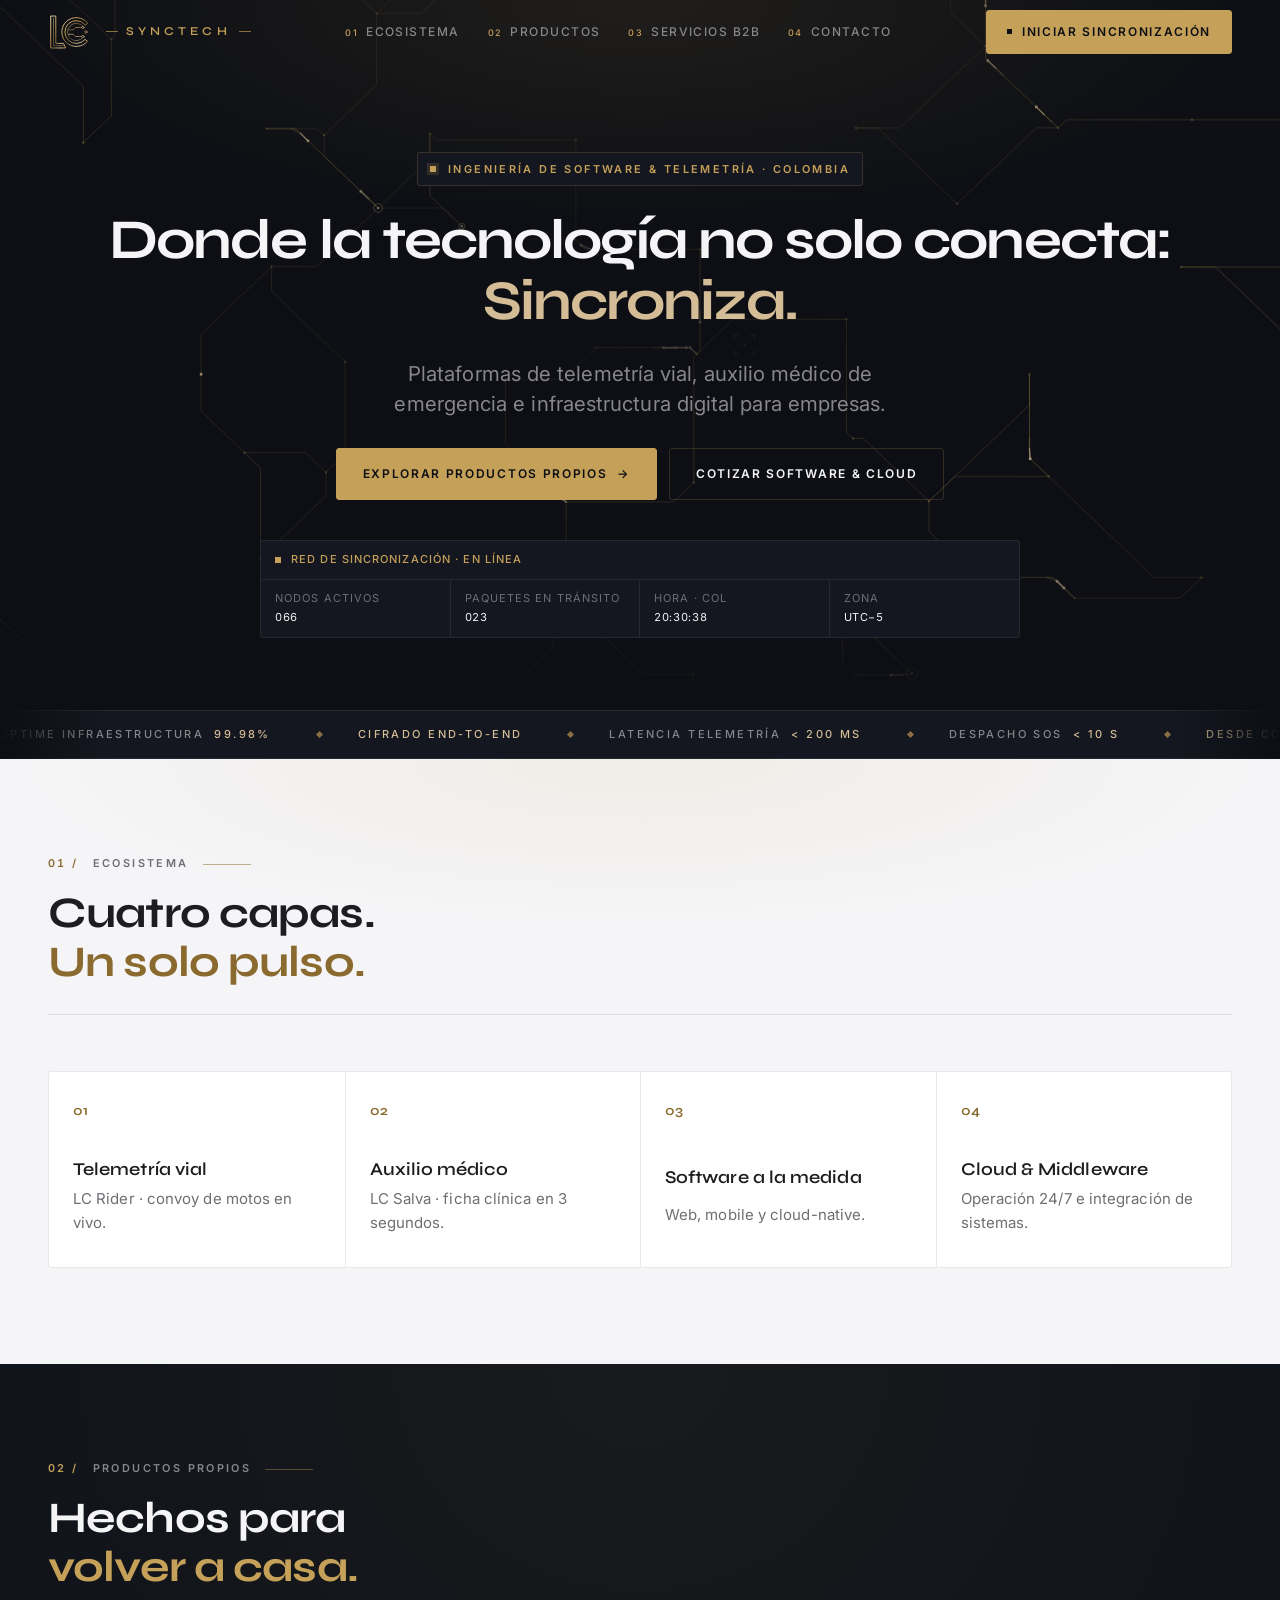
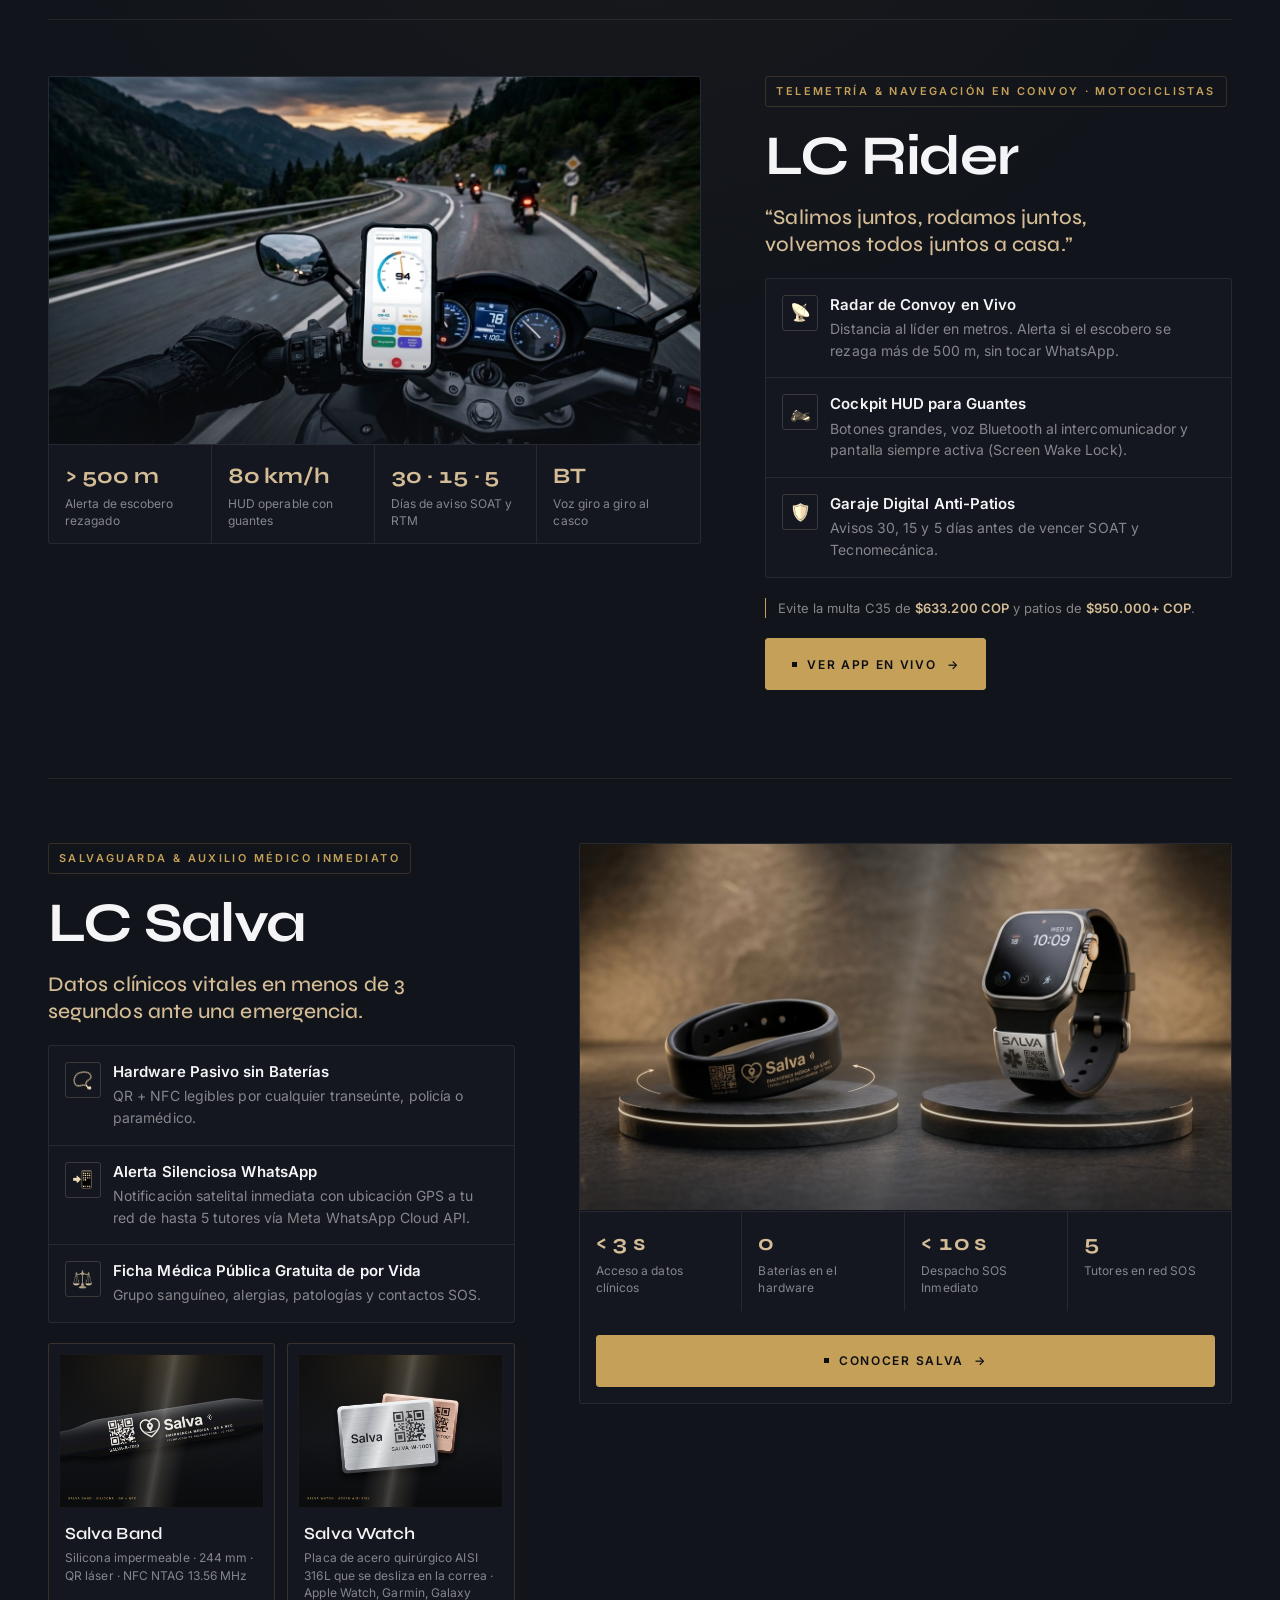
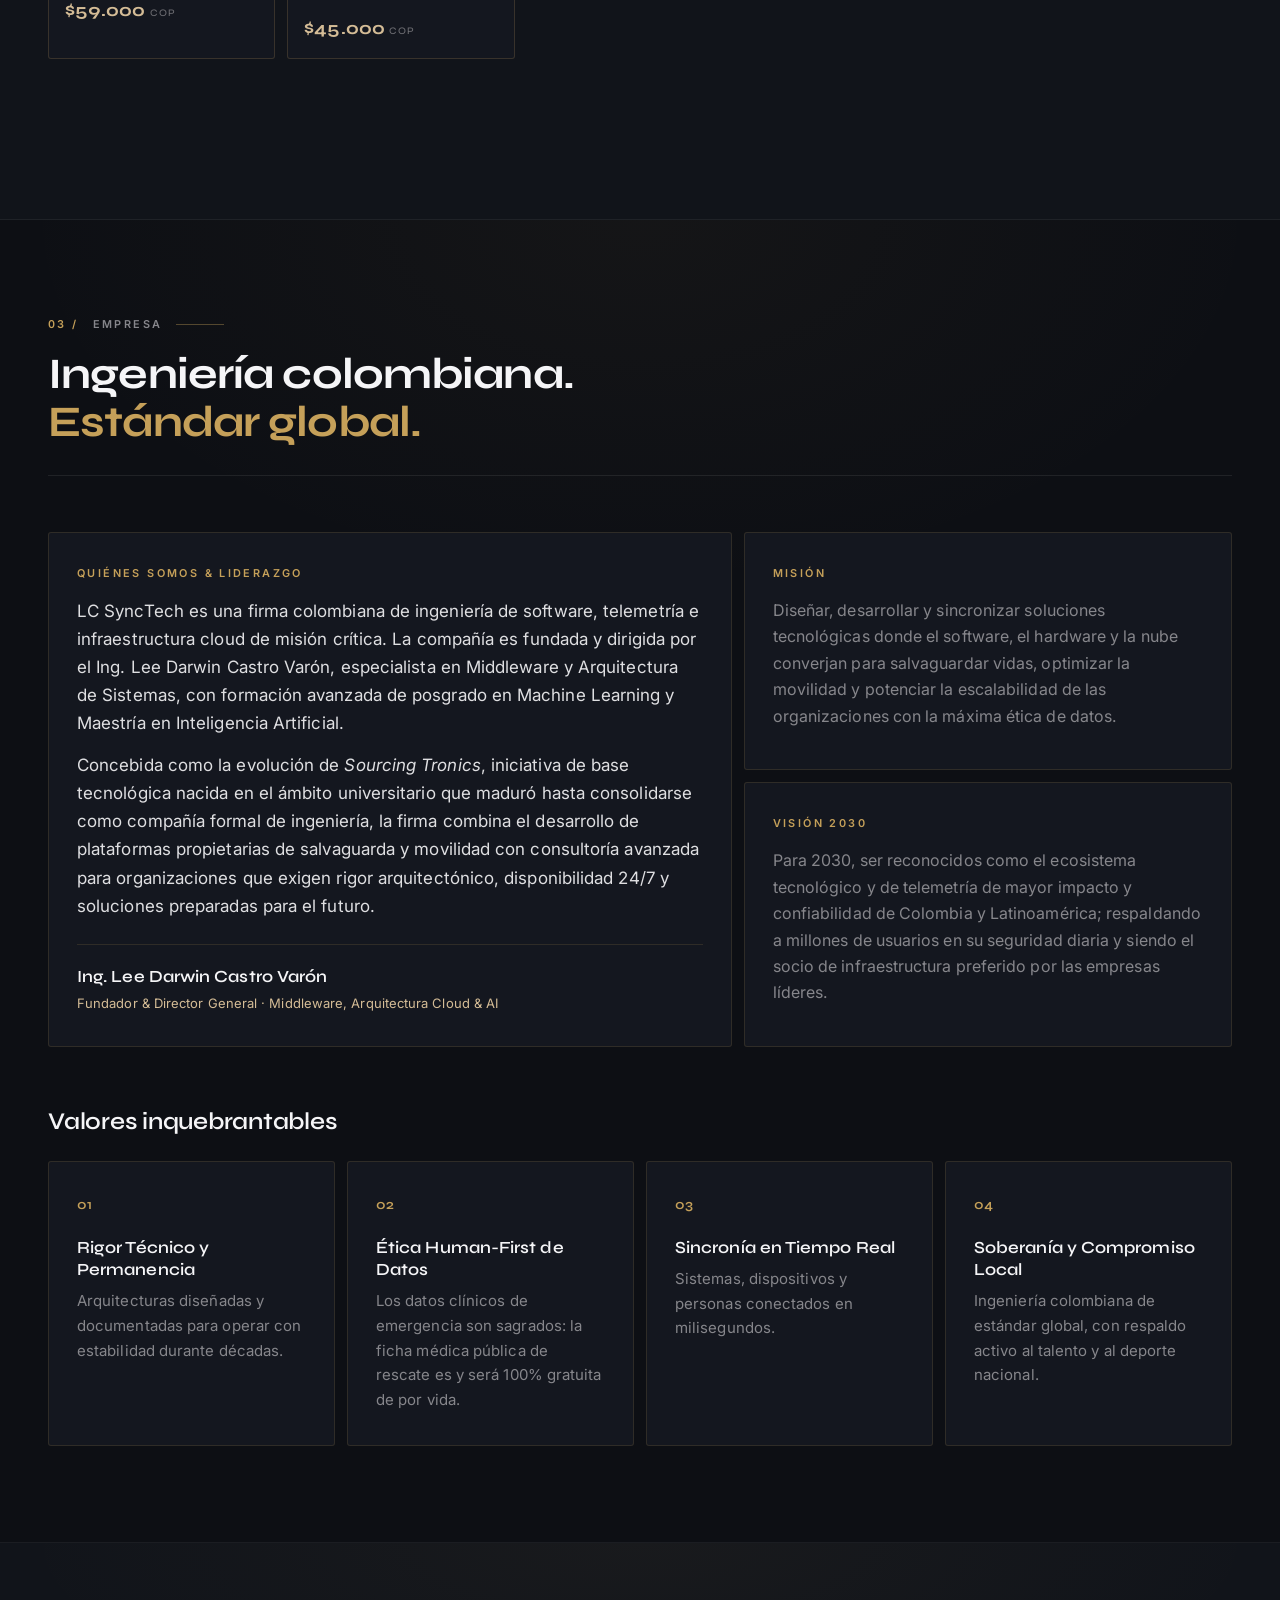
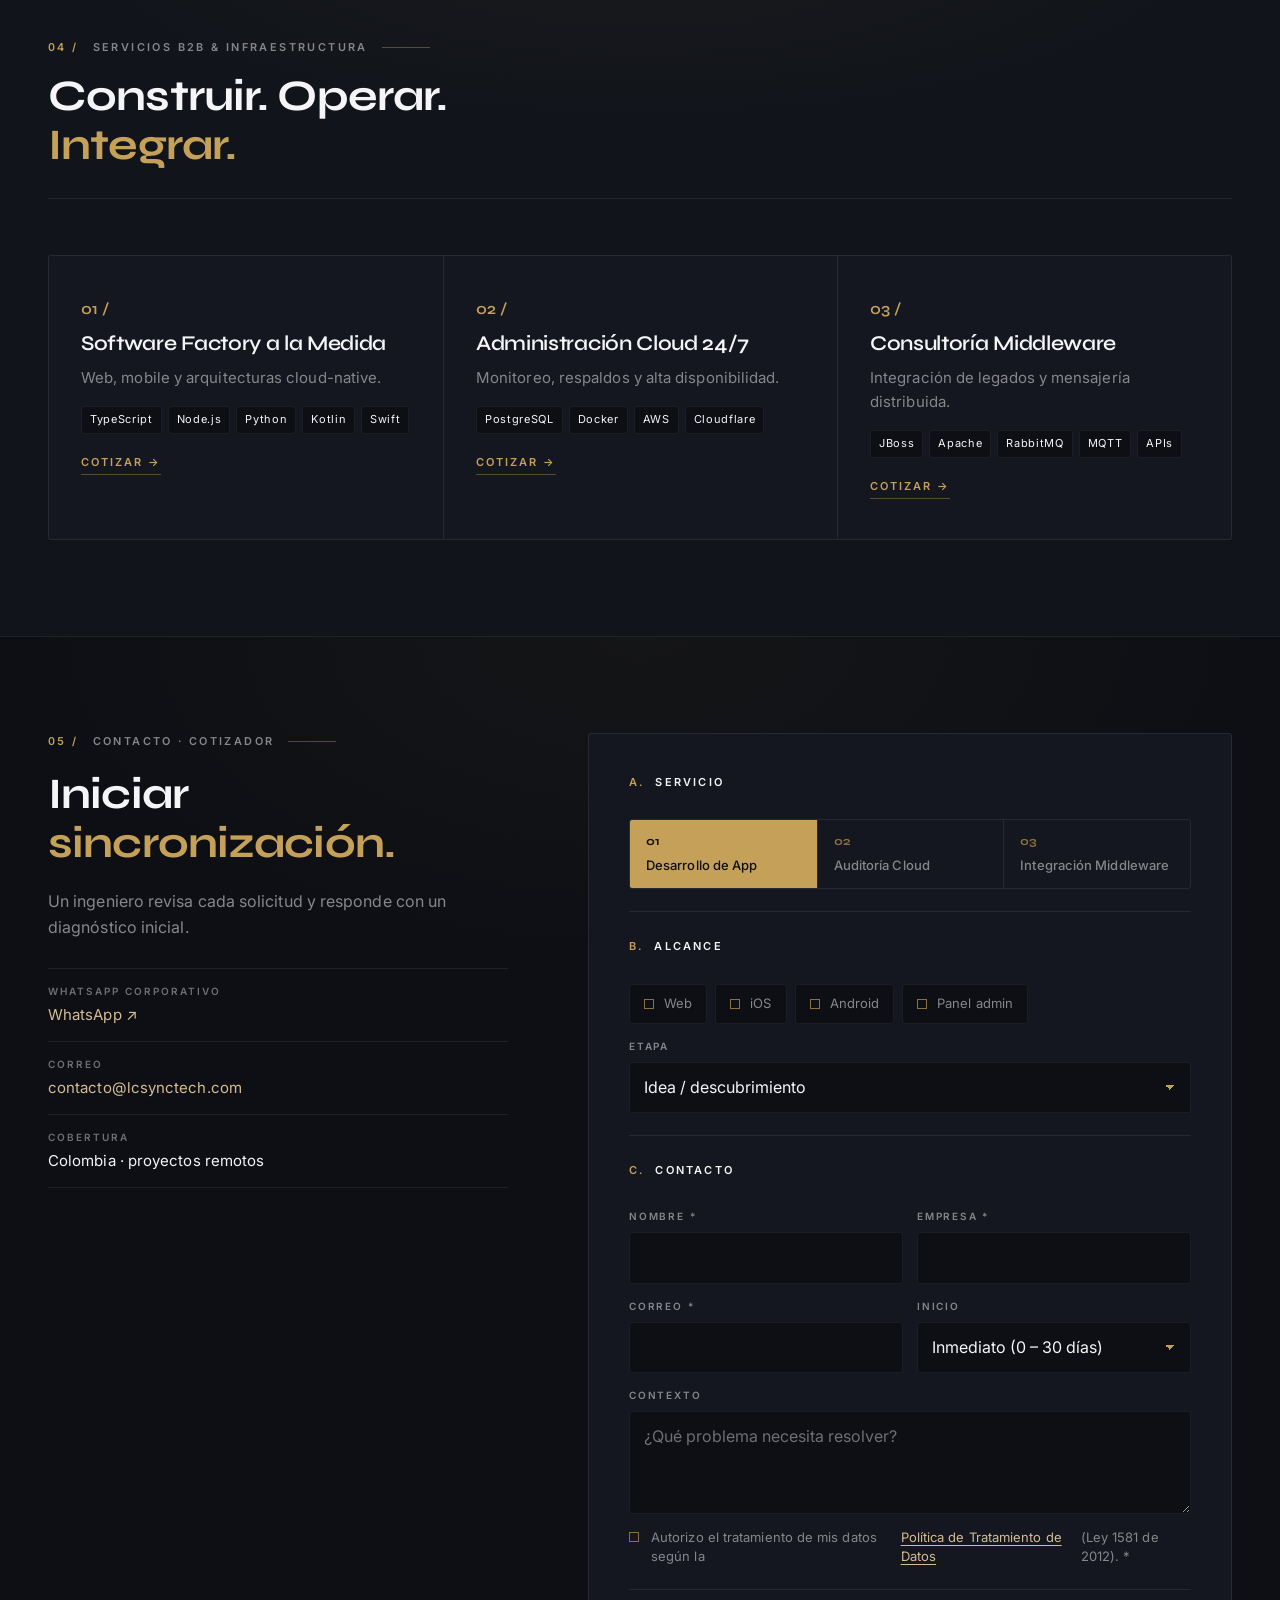
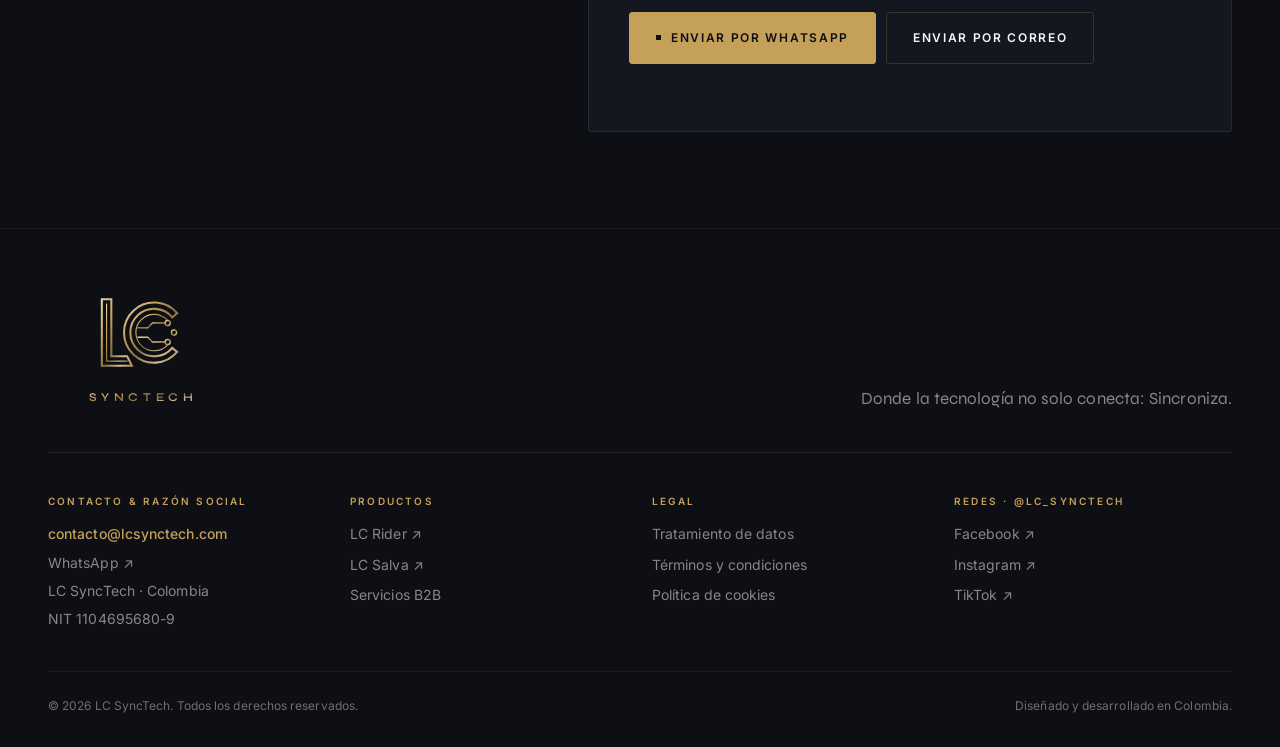
<file: index.html>
<!DOCTYPE html>
<html lang="es-CO">
<head>
  <meta charset="UTF-8">
  <meta name="viewport" content="width=device-width, initial-scale=1">
  <title>LC SyncTech · Telemetría vial, auxilio médico e infraestructura digital · Colombia</title>
  <meta name="description" content="LC SyncTech: LC Rider para motociclistas en convoy, LC Salva para auxilio médico de emergencia, software a la medida, cloud 24/7 y middleware. Colombia.">
  <meta name="keywords" content="LC SyncTech, LC Rider, motociclistas, convoy, motoclub, LC Salva, ficha médica, NFC, software a la medida, middleware, cloud, Colombia">
  <meta name="author" content="LC SyncTech">
  <meta name="theme-color" content="#0D0F14">
  <link rel="canonical" href="https://lcsynctech.com/">

  <!-- Open Graph / redes sociales -->
  <meta property="og:type" content="website">
  <meta property="og:locale" content="es_CO">
  <meta property="og:title" content="LC SyncTech · Donde la tecnología no solo conecta: Sincroniza.">
  <meta property="og:description" content="Telemetría vial, auxilio médico de emergencia e infraestructura digital para empresas. Colombia.">
  <meta property="og:url" content="https://lcsynctech.com/">
  <meta property="og:image" content="https://lcsynctech.com/bike_tracker_cockpit.jpg">
  <meta name="twitter:card" content="summary_large_image">
  <meta name="twitter:site" content="@lcsynctech">

  <!-- Favicon vectorial (monograma simplificado) -->
  <link rel="icon" type="image/svg+xml" href="data:image/svg+xml,%3Csvg xmlns='http://www.w3.org/2000/svg' viewBox='0 0 64 64'%3E%3Crect width='64' height='64' fill='%230B0C0E'/%3E%3Cpath d='M10 10h6v38h14l3 6H10z' fill='none' stroke='%23C5A059' stroke-width='2.5'/%3E%3Cpath d='M51 20a18 18 0 1 0 0 24' fill='none' stroke='%23C5A059' stroke-width='3'/%3E%3Cpath d='M30 32h16' stroke='%23C5A059' stroke-width='2'/%3E%3Ccircle cx='48' cy='32' r='2' fill='%23C5A059'/%3E%3C/svg%3E">

  <!-- Tipografías -->
  <link rel="preconnect" href="https://fonts.googleapis.com">
  <link rel="preconnect" href="https://fonts.gstatic.com" crossorigin>
  <link href="https://fonts.googleapis.com/css2?family=Inter:wght@300;400;500;600&family=Syne:wght@500;600;700;800&display=swap" rel="stylesheet">

  <link rel="stylesheet" href="styles.css">

  <!-- Datos estructurados para buscadores -->
  <script type="application/ld+json">
  {
    "@context": "https://schema.org",
    "@type": "Organization",
    "name": "LC SyncTech",
    "legalName": "LC SyncTech",
    "taxID": "1104695680-9",
    "url": "https://lcsynctech.com/",
    "telephone": "+573204502958",
    "email": "contacto@lcsynctech.com",
    "address": { "@type": "PostalAddress", "addressCountry": "CO" },
    "sameAs": [
      "https://www.facebook.com/LCSyncTech",
      "https://www.instagram.com/lc_synctech",
      "https://www.tiktok.com/@lc_synctech"
    ]
  }
  </script>
</head>
<body>

  <!-- ================================================================
       DEFINICIONES SVG: degradado champán y monograma oficial
       ================================================================ -->
  <svg width="0" height="0" style="position:absolute" aria-hidden="true" focusable="false">
    <defs>
      <!-- Oro champán / titanio cálido -->
      <linearGradient id="oro-pulido" x1="0" y1="0" x2="1" y2="1">
        <stop offset="0" stop-color="#E4D3B4"/>
        <stop offset=".3" stop-color="#C5A059"/>
        <stop offset=".55" stop-color="#8A7040"/>
        <stop offset=".8" stop-color="#D4BC96"/>
        <stop offset="1" stop-color="#B08D4E"/>
      </linearGradient>

      <!-- Monograma LC entrelazado con pistas de circuito y nodos -->
      <symbol id="lc-monograma" viewBox="0 0 120 100">
        <g fill="none" stroke="url(#oro-pulido)" stroke-linejoin="miter" stroke-linecap="square">
          <path d="M8 8 H20 V80 H40 L46 92 H8 Z" stroke-width="2.6"/>
          <path d="M14 14 V86 H40" stroke-width="1.4"/>
          <path d="M103.11 25.57 A38 38 0 1 0 103.11 74.43 L96.98 69.28 A30 30 0 1 1 96.98 30.72 Z" stroke-width="2.6"/>
          <path d="M91.62 35.22 A23 23 0 1 0 91.62 64.78" stroke-width="1.4"/>
          <path d="M54 44 H66 L72 38 H88" stroke-width="1.8"/>
          <path d="M54 50 H96" stroke-width="1.8"/>
          <path d="M54 56 H66 L72 62 H88" stroke-width="1.8"/>
          <circle cx="91.2" cy="38" r="3.2" stroke-width="1.8"/>
          <circle cx="99.2" cy="50" r="3.2" stroke-width="1.8"/>
          <circle cx="91.2" cy="62" r="3.2" stroke-width="1.8"/>
        </g>
      </symbol>
    </defs>
  </svg>

  <a class="saltar" href="#contenido">Saltar al contenido</a>

  <!-- Rejilla editorial de fondo -->
  <div class="rejilla" aria-hidden="true">
    <div class="contenedor rejilla__cols"><span></span><span></span><span></span><span></span></div>
  </div>

  <!-- ================================================================
       1. HEADER
       ================================================================ -->
  <header class="cabecera" id="cabecera">
    <div class="contenedor cabecera__barra">
      <a class="marca" href="#inicio" aria-label="LC SyncTech, volver al inicio">
        <svg class="marca__monograma" viewBox="0 0 120 100" aria-hidden="true"><use href="#lc-monograma"/></svg>
        <span class="marca__leyenda" aria-hidden="true"><i></i>SYNCTECH<i></i></span>
      </a>

      <nav class="nav" id="nav" aria-label="Navegación principal">
        <ol class="nav__lista">
          <li><a href="#ecosistema"><span class="nav__num">01</span>Ecosistema</a></li>
          <li><a href="#productos"><span class="nav__num">02</span>Productos</a></li>
          <li><a href="#servicios"><span class="nav__num">03</span>Servicios B2B</a></li>
          <li><a href="#contacto"><span class="nav__num">04</span>Contacto</a></li>
        </ol>
        <a class="btn btn--oro nav__cta-movil" href="#contacto">Iniciar Sincronización</a>
      </nav>

      <a class="btn btn--oro cabecera__cta" href="#contacto">
        <span class="btn__led" aria-hidden="true"></span>Iniciar Sincronización
      </a>

      <button class="menu-btn" id="menu-btn" type="button" aria-expanded="false" aria-controls="nav" aria-label="Abrir menú">
        <span></span><span></span>
      </button>
    </div>
  </header>

  <main id="contenido">

    <!-- ================================================================
         2. HERO
         ================================================================ -->
    <section class="hero" id="inicio" aria-labelledby="hero-titulo">
      <canvas class="hero__lienzo" id="lienzo-sync" aria-hidden="true"></canvas>
      <div class="hero__velo" aria-hidden="true"></div>

      <div class="contenedor hero__cuerpo">
        <p class="insignia">
          <span class="insignia__punto" aria-hidden="true"></span>
          Ingeniería de Software &amp; Telemetría · Colombia
        </p>

        <h1 class="hero__titulo" id="hero-titulo">
          <span class="linea">Donde la tecnología no solo conecta:</span>
          <span class="linea hero__oro">Sincroniza.</span>
        </h1>

        <div class="hero__pie">
          <p class="hero__texto">Plataformas de telemetría vial, auxilio médico de emergencia e infraestructura digital para empresas.</p>
          <div class="hero__acciones">
            <a class="btn btn--oro btn--grande" href="#productos">Explorar Productos Propios <span aria-hidden="true">→</span></a>
            <a class="btn btn--linea btn--grande" href="#servicios">Cotizar Software &amp; Cloud</a>
          </div>
        </div>

        <aside class="lectura" aria-label="Lectura de red en vivo">
          <p class="lectura__titulo"><span class="led" aria-hidden="true"></span>Red de sincronización · en línea</p>
          <dl class="lectura__datos">
            <div><dt>Nodos activos</dt><dd id="lec-nodos">—</dd></div>
            <div><dt>Paquetes en tránsito</dt><dd id="lec-paquetes">—</dd></div>
            <div><dt>Hora · COL</dt><dd id="lec-hora">—</dd></div>
            <div><dt>Zona</dt><dd>UTC−5</dd></div>
          </dl>
        </aside>
      </div>

    </section>

    <!-- ================================================================
         TICKER DE TELEMETRÍA
         ================================================================ -->
    <div class="ticker" role="marquee" aria-label="Métricas de telemetría">
      <div class="ticker__pista">
        <ul class="ticker__grupo">
          <li><b>Uptime infraestructura</b> 99.98%</li>
          <li>Cifrado end-to-end</li>
          <li><b>Latencia telemetría</b> &lt; 200 ms</li>
          <li><b>Despacho SOS</b> &lt; 10 s</li>
          <li>Desde Colombia para el mundo</li>
        </ul>
        <ul class="ticker__grupo" aria-hidden="true">
          <li><b>Uptime infraestructura</b> 99.98%</li>
          <li>Cifrado end-to-end</li>
          <li><b>Latencia telemetría</b> &lt; 200 ms</li>
          <li><b>Despacho SOS</b> &lt; 10 s</li>
          <li>Desde Colombia para el mundo</li>
        </ul>
      </div>
    </div>

    <!-- ================================================================
         ECOSISTEMA
         ================================================================ -->
    <section class="seccion seccion--clara" id="ecosistema" aria-labelledby="eco-titulo">
      <div class="contenedor">
        <header class="seccion__cabeza revelar">
          <p class="etiqueta"><span>01 /</span>Ecosistema</p>
          <h2 class="seccion__titulo" id="eco-titulo">Cuatro capas.<br><em>Un solo pulso.</em></h2>
        </header>

        <ol class="indice revelar">
          <li class="indice__item">
            <span class="indice__num">01</span>
            <h3>Telemetría vial</h3>
            <p>LC Rider · convoy de motos en vivo.</p>
          </li>
          <li class="indice__item">
            <span class="indice__num">02</span>
            <h3>Auxilio médico</h3>
            <p>LC Salva · ficha clínica en 3 segundos.</p>
          </li>
          <li class="indice__item">
            <span class="indice__num">03</span>
            <h3>Software a la medida</h3>
            <p>Web, mobile y cloud-native.</p>
          </li>
          <li class="indice__item">
            <span class="indice__num">04</span>
            <h3>Cloud &amp; Middleware</h3>
            <p>Operación 24/7 e integración de sistemas.</p>
          </li>
        </ol>
      </div>
    </section>

    <!-- ================================================================
         3. PRODUCTOS PROPIOS
         ================================================================ -->
    <section class="seccion seccion--panel" id="productos" aria-labelledby="prod-titulo">
      <div class="contenedor">
        <header class="seccion__cabeza revelar">
          <p class="etiqueta"><span>02 /</span>Productos propios</p>
          <h2 class="seccion__titulo" id="prod-titulo">Hechos para<br><em>volver a casa.</em></h2>
        </header>

        <!-- MÓDULO 01 · LC RIDER -->
        <article class="producto revelar" id="lc-rider" aria-labelledby="bt-nombre">
          <!-- Alias heredado: los enlaces antiguos a #bike-tracker caen al inicio de la ficha -->
          <figure class="producto__visual" id="bike-tracker">
            <div class="producto__marco">
              <img class="producto__foto" src="bike_tracker_cockpit.jpg" width="1376" height="768" loading="lazy" decoding="async"
                   alt="Vista del motociclista en carretera de montaña con el convoy al frente y la app LC Rider en el soporte del manillar: Yamaha MT-09 a 94 km/h con los botones de Parada Gasolina, Peligro en Vía, Reagrupación, Control Policial / Retén y SOS.">
            </div>
            <dl class="cifras">
              <div><dt>&gt; 500 m</dt><dd>Alerta de escobero rezagado</dd></div>
              <div><dt>80 km/h</dt><dd>HUD operable con guantes</dd></div>
              <div><dt>30 · 15 · 5</dt><dd>Días de aviso SOAT y RTM</dd></div>
              <div><dt>BT</dt><dd>Voz giro a giro al casco</dd></div>
            </dl>
          </figure>

          <div class="producto__ficha">
            <p class="producto__badge">Telemetría &amp; navegación en convoy · Motociclistas</p>
            <h3 class="producto__nombre" id="bt-nombre">LC Rider</h3>
            <p class="producto__lema">“Salimos juntos, rodamos juntos, volvemos todos juntos a casa.”</p>

            <ul class="pilares">
              <li>
                <span class="pilares__icono" aria-hidden="true">📡</span>
                <div><h4>Radar de Convoy en Vivo</h4><p>Distancia al líder en metros. Alerta si el escobero se rezaga más de 500 m, sin tocar WhatsApp.</p></div>
              </li>
              <li>
                <span class="pilares__icono" aria-hidden="true">🏍️</span>
                <div><h4>Cockpit HUD para Guantes</h4><p>Botones grandes, voz Bluetooth al intercomunicador y pantalla siempre activa (Screen Wake Lock).</p></div>
              </li>
              <li>
                <span class="pilares__icono" aria-hidden="true">🛡️</span>
                <div><h4>Garaje Digital Anti-Patios</h4><p>Avisos 30, 15 y 5 días antes de vencer SOAT y Tecnomecánica.</p></div>
              </li>
            </ul>

            <p class="producto__nota">Evite la multa C35 de <b>$633.200 COP</b> y patios de <b>$950.000+ COP</b>.</p>

            <a class="btn btn--oro btn--grande" href="https://rider.lcsynctech.com/" target="_blank" rel="noopener">
              <span class="btn__led" aria-hidden="true"></span>Ver App en Vivo <span aria-hidden="true">→</span>
            </a>
          </div>
        </article>

        <!-- MÓDULO 02 · LC SALVA -->
        <article class="producto producto--inverso revelar" id="salva" aria-labelledby="sv-nombre">
          <figure class="producto__visual" data-inclinar>
            <div class="producto__marco">
              <div class="vitrina__pieza" data-inclinar-objetivo>
              <img src="salva_ecosystem_duo.jpg" width="1376" height="768" loading="lazy" decoding="async"
                   alt="Estudio de lujo con los dos productos en pedestales iluminados: la pulsera Salva Band negra con QR y el smartwatch con la placa Salva Watch de acero deslizada en la correa.">
              </div>
            </div>
            <dl class="cifras">
              <div><dt>&lt; 3 s</dt><dd>Acceso a datos clínicos</dd></div>
              <div><dt>0</dt><dd>Baterías en el hardware</dd></div>
              <div><dt>&lt; 10 s</dt><dd>Despacho SOS Inmediato</dd></div>
              <div><dt>5</dt><dd>Tutores en red SOS</dd></div>
            </dl>
            <a class="btn btn--oro btn--grande producto__cta" href="https://salva.lcsynctech.com/" target="_blank" rel="noopener">
              <span class="btn__led" aria-hidden="true"></span>Conocer Salva <span aria-hidden="true">→</span>
            </a>
          </figure>

          <div class="producto__ficha">
            <p class="producto__badge">Salvaguarda &amp; auxilio médico inmediato</p>
            <h3 class="producto__nombre" id="sv-nombre">LC Salva</h3>
            <p class="producto__lema">Datos clínicos vitales en menos de 3 segundos ante una emergencia.</p>

            <ul class="pilares">
              <li>
                <span class="pilares__icono" aria-hidden="true">📿</span>
                <div><h4>Hardware Pasivo sin Baterías</h4><p>QR + NFC legibles por cualquier transeúnte, policía o paramédico.</p></div>
              </li>
              <li>
                <span class="pilares__icono" aria-hidden="true">📲</span>
                <div><h4>Alerta Silenciosa WhatsApp</h4><p>Notificación satelital inmediata con ubicación GPS a tu red de hasta 5 tutores vía Meta WhatsApp Cloud API.</p></div>
              </li>
              <li>
                <span class="pilares__icono" aria-hidden="true">⚖️</span>
                <div><h4>Ficha Médica Pública Gratuita de por Vida</h4><p>Grupo sanguíneo, alergias, patologías y contactos SOS.</p></div>
              </li>
            </ul>

            <ul class="hardware" aria-label="Hardware LC Salva">
              <li data-inclinar>
                <span class="hardware__marco hardware__marco--mostrador" data-inclinar-objetivo><img class="hardware__foto" src="salva_band.png" width="1600" height="1200" loading="lazy" decoding="async"
                     alt="Render técnico de la placa de la pulsera Salva Band con QR, serial SALVA-B-T010 e isotipo Salva."></span>
                <div><h4>Salva Band</h4><p>Silicona impermeable · 244 mm · QR láser · NFC NTAG 13.56 MHz</p></div>
                <span class="hardware__precio">$59.000 <small>COP</small></span>
              </li>
              <li data-inclinar>
                <span class="hardware__marco hardware__marco--mostrador" data-inclinar-objetivo><img class="hardware__foto" src="salva_watch.png" width="1600" height="1200" loading="lazy" decoding="async"
                     alt="Render técnico del pasador Salva Watch en acero cepillado con QR y serial SALVA-W-T001, con variante en oro rosa."></span>
                <div><h4>Salva Watch</h4><p>Placa de acero quirúrgico AISI 316L que se desliza en la correa · Apple Watch, Garmin, Galaxy</p></div>
                <span class="hardware__precio">$45.000 <small>COP</small></span>
              </li>
            </ul>
          </div>
        </article>
      </div>
    </section>

    <!-- ================================================================
         4. EMPRESA · IDENTIDAD INSTITUCIONAL
         ================================================================ -->
    <section class="seccion" id="empresa" aria-labelledby="emp-titulo">
      <div class="contenedor">
        <header class="seccion__cabeza revelar">
          <p class="etiqueta"><span>03 /</span>Empresa</p>
          <h2 class="seccion__titulo" id="emp-titulo">Ingeniería colombiana.<br><em>Estándar global.</em></h2>
        </header>

        <div class="identidad revelar">
          <article class="tarjeta-oro identidad__quienes">
            <p class="tarjeta-oro__etiqueta">Quiénes somos &amp; liderazgo</p>
            <p class="identidad__texto">LC SyncTech es una firma colombiana de ingeniería de software, telemetría e infraestructura cloud de misión crítica. La compañía es fundada y dirigida por el Ing. Lee Darwin Castro Varón, especialista en Middleware y Arquitectura de Sistemas, con formación avanzada de posgrado en Machine Learning y Maestría en Inteligencia Artificial.</p>
            <p class="identidad__texto">Concebida como la evolución de <em>Sourcing Tronics</em>, iniciativa de base tecnológica nacida en el ámbito universitario que maduró hasta consolidarse como compañía formal de ingeniería, la firma combina el desarrollo de plataformas propietarias de salvaguarda y movilidad con consultoría avanzada para organizaciones que exigen rigor arquitectónico, disponibilidad 24/7 y soluciones preparadas para el futuro.</p>
            <p class="identidad__firma">
              <b>Ing. Lee Darwin Castro Varón</b>
              <span>Fundador &amp; Director General · Middleware, Arquitectura Cloud &amp; AI</span>
            </p>
          </article>

          <article class="tarjeta-oro">
            <p class="tarjeta-oro__etiqueta">Misión</p>
            <p>Diseñar, desarrollar y sincronizar soluciones tecnológicas donde el software, el hardware y la nube converjan para salvaguardar vidas, optimizar la movilidad y potenciar la escalabilidad de las organizaciones con la máxima ética de datos.</p>
          </article>

          <article class="tarjeta-oro">
            <p class="tarjeta-oro__etiqueta">Visión 2030</p>
            <p>Para 2030, ser reconocidos como el ecosistema tecnológico y de telemetría de mayor impacto y confiabilidad de Colombia y Latinoamérica; respaldando a millones de usuarios en su seguridad diaria y siendo el socio de infraestructura preferido por las empresas líderes.</p>
          </article>
        </div>

        <h3 class="identidad__subtitulo revelar">Valores inquebrantables</h3>
        <ol class="valores revelar">
          <li class="tarjeta-oro">
            <span class="valores__num">01</span>
            <h4>Rigor Técnico y Permanencia</h4>
            <p>Arquitecturas diseñadas y documentadas para operar con estabilidad durante décadas.</p>
          </li>
          <li class="tarjeta-oro">
            <span class="valores__num">02</span>
            <h4>Ética Human-First de Datos</h4>
            <p>Los datos clínicos de emergencia son sagrados: la ficha médica pública de rescate es y será 100% gratuita de por vida.</p>
          </li>
          <li class="tarjeta-oro">
            <span class="valores__num">03</span>
            <h4>Sincronía en Tiempo Real</h4>
            <p>Sistemas, dispositivos y personas conectados en milisegundos.</p>
          </li>
          <li class="tarjeta-oro">
            <span class="valores__num">04</span>
            <h4>Soberanía y Compromiso Local</h4>
            <p>Ingeniería colombiana de estándar global, con respaldo activo al talento y al deporte nacional.</p>
          </li>
        </ol>
      </div>
    </section>

    <!-- ================================================================
         5. SERVICIOS B2B & INFRAESTRUCTURA
         ================================================================ -->
    <section class="seccion seccion--panel" id="servicios" aria-labelledby="serv-titulo">
      <div class="contenedor">
        <header class="seccion__cabeza revelar">
          <p class="etiqueta"><span>04 /</span>Servicios B2B &amp; Infraestructura</p>
          <h2 class="seccion__titulo" id="serv-titulo">Construir. Operar.<br><em>Integrar.</em></h2>
        </header>

        <ol class="servicios revelar">
          <li class="servicio">
            <span class="servicio__ref">01 /</span>
            <h3>Software Factory a la Medida</h3>
            <p>Web, mobile y arquitecturas cloud-native.</p>
            <ul class="servicio__stack"><li>TypeScript</li><li>Node.js</li><li>Python</li><li>Kotlin</li><li>Swift</li></ul>
            <a href="#contacto" class="servicio__ir" data-servicio="app">Cotizar <span aria-hidden="true">→</span></a>
          </li>
          <li class="servicio">
            <span class="servicio__ref">02 /</span>
            <h3>Administración Cloud 24/7</h3>
            <p>Monitoreo, respaldos y alta disponibilidad.</p>
            <ul class="servicio__stack"><li>PostgreSQL</li><li>Docker</li><li>AWS</li><li>Cloudflare</li></ul>
            <a href="#contacto" class="servicio__ir" data-servicio="cloud">Cotizar <span aria-hidden="true">→</span></a>
          </li>
          <li class="servicio">
            <span class="servicio__ref">03 /</span>
            <h3>Consultoría Middleware</h3>
            <p>Integración de legados y mensajería distribuida.</p>
            <ul class="servicio__stack"><li>JBoss</li><li>Apache</li><li>RabbitMQ</li><li>MQTT</li><li>APIs</li></ul>
            <a href="#contacto" class="servicio__ir" data-servicio="middleware">Cotizar <span aria-hidden="true">→</span></a>
          </li>
        </ol>
      </div>
    </section>

    <!-- ================================================================
         5. CONTACTO / COTIZADOR B2B
         ================================================================ -->
    <section class="seccion contacto" id="contacto" aria-labelledby="con-titulo">
      <div class="contenedor contacto__rejilla">
        <div class="contacto__intro revelar">
          <p class="etiqueta"><span>05 /</span>Contacto · Cotizador</p>
          <h2 class="seccion__titulo" id="con-titulo">Iniciar<br><em>sincronización.</em></h2>
          <p class="seccion__intro">Un ingeniero revisa cada solicitud y responde con un diagnóstico inicial.</p>

          <ul class="canales">
            <li>
              <span class="canales__tipo">WhatsApp corporativo</span>
              <a href="https://wa.me/573204502958" target="_blank" rel="noopener">WhatsApp <span aria-hidden="true">↗</span></a>
            </li>
            <li>
              <span class="canales__tipo">Correo</span>
              <a href="mailto:contacto@lcsynctech.com">contacto@lcsynctech.com</a>
            </li>
            <li>
              <span class="canales__tipo">Cobertura</span>
              <span>Colombia · proyectos remotos</span>
            </li>
          </ul>
        </div>

        <form class="cotizador revelar" id="cotizador" novalidate>
          <fieldset class="cotizador__grupo">
            <legend class="cotizador__leyenda"><span>A.</span>Servicio</legend>
            <div class="selector" role="radiogroup">
              <label class="selector__opcion">
                <input type="radio" name="servicio" value="app" checked>
                <span><b>01</b>Desarrollo de App</span>
              </label>
              <label class="selector__opcion">
                <input type="radio" name="servicio" value="cloud">
                <span><b>02</b>Auditoría Cloud</span>
              </label>
              <label class="selector__opcion">
                <input type="radio" name="servicio" value="middleware">
                <span><b>03</b>Integración Middleware</span>
              </label>
            </div>
          </fieldset>

          <fieldset class="cotizador__grupo">
            <legend class="cotizador__leyenda"><span>B.</span>Alcance</legend>

            <div class="dinamico" data-panel="app">
              <div class="checks">
                <label class="check"><input type="checkbox" name="plataforma" value="Web"><span>Web</span></label>
                <label class="check"><input type="checkbox" name="plataforma" value="iOS"><span>iOS</span></label>
                <label class="check"><input type="checkbox" name="plataforma" value="Android"><span>Android</span></label>
                <label class="check"><input type="checkbox" name="plataforma" value="Panel administrativo"><span>Panel admin</span></label>
              </div>
              <div class="campo">
                <label for="etapa">Etapa</label>
                <select id="etapa" name="etapa">
                  <option>Idea / descubrimiento</option>
                  <option>MVP por construir</option>
                  <option>Producto en producción por escalar</option>
                </select>
              </div>
            </div>

            <div class="dinamico" data-panel="cloud" hidden>
              <div class="campos-dos">
                <div class="campo">
                  <label for="proveedor">Proveedor</label>
                  <select id="proveedor" name="proveedor">
                    <option>AWS</option><option>Cloudflare</option><option>Microsoft Azure</option>
                    <option>Google Cloud</option><option>On-premise / Híbrido</option>
                  </select>
                </div>
                <div class="campo">
                  <label for="servidores">Servidores</label>
                  <select id="servidores" name="servidores">
                    <option>1 – 5</option><option>6 – 20</option><option>21 – 100</option><option>Más de 100</option>
                  </select>
                </div>
              </div>
            </div>

            <div class="dinamico" data-panel="middleware" hidden>
              <div class="campo">
                <label for="sistemas">Sistemas a integrar</label>
                <input id="sistemas" name="sistemas" type="text" placeholder="Ej. ERP en JBoss + app móvil">
              </div>
              <div class="checks">
                <label class="check"><input type="checkbox" name="broker" value="RabbitMQ"><span>RabbitMQ</span></label>
                <label class="check"><input type="checkbox" name="broker" value="Kafka"><span>Kafka</span></label>
                <label class="check"><input type="checkbox" name="broker" value="MQTT"><span>MQTT</span></label>
                <label class="check"><input type="checkbox" name="broker" value="Por definir"><span>Por definir</span></label>
              </div>
            </div>
          </fieldset>

          <fieldset class="cotizador__grupo">
            <legend class="cotizador__leyenda"><span>C.</span>Contacto</legend>
            <div class="campos-dos">
              <div class="campo">
                <label for="nombre">Nombre *</label>
                <input id="nombre" name="nombre" type="text" autocomplete="name" required>
              </div>
              <div class="campo">
                <label for="empresa">Empresa *</label>
                <input id="empresa" name="empresa" type="text" autocomplete="organization" required>
              </div>
              <div class="campo">
                <label for="correo">Correo *</label>
                <input id="correo" name="correo" type="email" autocomplete="email" required>
              </div>
              <div class="campo">
                <label for="horizonte">Inicio</label>
                <select id="horizonte" name="horizonte">
                  <option>Inmediato (0 – 30 días)</option>
                  <option>Este trimestre</option>
                  <option>Próximo semestre</option>
                  <option>Exploratorio</option>
                </select>
              </div>
            </div>
            <div class="campo">
              <label for="mensaje">Contexto</label>
              <textarea id="mensaje" name="mensaje" rows="3" placeholder="¿Qué problema necesita resolver?"></textarea>
            </div>
            <label class="check check--legal">
              <input type="checkbox" name="habeas" required>
              <span>Autorizo el tratamiento de mis datos según la <a href="#politica-datos" data-abrir-modal="modal-datos">Política de Tratamiento de Datos</a> (Ley 1581 de 2012). *</span>
            </label>
          </fieldset>

          <div class="cotizador__acciones">
            <button class="btn btn--oro btn--grande" type="submit" data-canal="whatsapp">
              <span class="btn__led" aria-hidden="true"></span>Enviar por WhatsApp
            </button>
            <button class="btn btn--linea btn--grande" type="submit" data-canal="correo">Enviar por correo</button>
          </div>
          <p class="cotizador__estado" id="cotizador-estado" role="status" aria-live="polite"></p>
        </form>
      </div>
    </section>
  </main>

  <!-- ================================================================
       FOOTER
       ================================================================ -->
  <footer class="pie">
    <div class="contenedor">
      <div class="pie__marca">
        <svg class="pie__logo" viewBox="0 0 240 150" role="img" aria-label="LC SyncTech">
          <use href="#lc-monograma" x="60" y="0" width="120" height="100"/>
          <line x1="22" y1="131" x2="58" y2="131" stroke="url(#oro-pulido)" stroke-width="1"/>
          <text x="120" y="136" text-anchor="middle" class="pie__leyenda">SYNCTECH</text>
          <line x1="182" y1="131" x2="218" y2="131" stroke="url(#oro-pulido)" stroke-width="1"/>
        </svg>
        <p class="pie__lema">Donde la tecnología no solo conecta: Sincroniza.</p>
      </div>

      <div class="pie__columnas">
        <div>
          <h2 class="pie__titulo">Contacto &amp; Razón social</h2>
          <p><a href="mailto:contacto@lcsynctech.com" style="color: var(--oro); text-decoration: none; font-weight: 500;">contacto@lcsynctech.com</a></p>
          <p><a href="https://wa.me/573204502958" target="_blank" rel="noopener">WhatsApp <span aria-hidden="true">↗</span></a></p>
          <p>LC SyncTech · Colombia</p>
          <p>NIT 1104695680-9</p>
        </div>
        <div>
          <h2 class="pie__titulo">Productos</h2>
          <ul>
            <li><a href="https://rider.lcsynctech.com/" target="_blank" rel="noopener">LC Rider <span aria-hidden="true">↗</span></a></li>
            <li><a href="https://salva.lcsynctech.com/" target="_blank" rel="noopener">LC Salva <span aria-hidden="true">↗</span></a></li>
            <li><a href="#servicios">Servicios B2B</a></li>
          </ul>
        </div>
        <div>
          <h2 class="pie__titulo">Legal</h2>
          <ul>
            <li><a href="#politica-datos" data-abrir-modal="modal-datos">Tratamiento de datos</a></li>
            <li><a href="#">Términos y condiciones</a></li>
            <li><a href="#">Política de cookies</a></li>
          </ul>
        </div>
        <div>
          <h2 class="pie__titulo">Redes · @lc_synctech</h2>
          <ul>
            <li><a href="https://www.facebook.com/LCSyncTech" target="_blank" rel="noopener">Facebook <span aria-hidden="true">↗</span></a></li>
            <li><a href="https://www.instagram.com/lc_synctech" target="_blank" rel="noopener">Instagram <span aria-hidden="true">↗</span></a></li>
            <li><a href="https://www.tiktok.com/@lc_synctech" target="_blank" rel="noopener">TikTok <span aria-hidden="true">↗</span></a></li>
          </ul>
        </div>
      </div>

      <div class="pie__base">
        <p>© <span id="anio">2026</span> LC SyncTech. Todos los derechos reservados.</p>
        <p>Diseñado y desarrollado en Colombia.</p>
      </div>
    </div>
  </footer>

  <!-- ================================================================
       MODAL LEGAL · POLÍTICA DE TRATAMIENTO DE DATOS (LEY 1581 DE 2012)
       ================================================================ -->
  <dialog class="modal-legal" id="modal-datos" aria-labelledby="modal-datos-titulo">
    <div class="modal-legal__cabeza">
      <p class="etiqueta"><span>Ley 1581 / 2012</span>Hábeas Data</p>
      <button class="modal-legal__cerrar" type="button" data-cerrar-modal aria-label="Cerrar política de tratamiento de datos">×</button>
    </div>
    <div class="modal-legal__cuerpo">
      <h2 id="modal-datos-titulo">Política de Tratamiento de Datos Personales · Hábeas Data</h2>

      <h3>1. Marco legal</h3>
      <p>Esta política da cumplimiento a la Ley Estatutaria 1581 de 2012 y al Decreto 1377 de 2013 (compilado en el Decreto 1074 de 2015) de la República de Colombia.</p>

      <h3>2. Responsable del tratamiento</h3>
      <p><b>LC SyncTech</b> · <b>NIT:</b> 1104695680-9 · Correo: <a href="mailto:contacto@lcsynctech.com">contacto@lcsynctech.com</a> · Colombia.</p>

      <h3>3. Finalidades específicas</h3>
      <ul>
        <li><b>LC Salva:</b> consulta exclusiva de datos clínicos de rescate ante emergencias médicas y despacho de alertas satelitales vía WhatsApp Cloud API a los tutores autorizados por el titular.</li>
        <li><b>LC Rider:</b> procesamiento de coordenadas GPS en tiempo real para navegación en convoy y alertas preventivas de vencimiento de SOAT y RTM.</li>
        <li><b>Clientes B2B:</b> gestión comercial, cotización y soporte bajo estricta confidencialidad.</li>
      </ul>

      <h3>4. Datos sensibles</h3>
      <p>Los datos de salud de la ficha LC Salva son datos sensibles. Su suministro es facultativo y solo se tratan con autorización previa, expresa e informada del titular (o de su representante legal en el caso de menores de edad), exclusivamente para la finalidad de rescate descrita.</p>

      <h3>5. Seguridad y privacidad</h3>
      <p>Cifrado en reposo y en tránsito (TLS 1.3), bases de datos PostgreSQL con seguridad a nivel de fila (RLS) y acceso restringido por roles. <b>Cero comercialización o venta de datos a terceros con fines publicitarios.</b></p>

      <h3>6. Derechos del titular</h3>
      <p>Conforme al artículo 8 de la Ley 1581, usted puede conocer, actualizar y rectificar sus datos; solicitar prueba de la autorización otorgada; ser informado sobre el uso dado a sus datos; revocar la autorización y solicitar la supresión de sus datos; acceder gratuitamente a ellos y presentar quejas ante la Superintendencia de Industria y Comercio (SIC). Estos derechos (conocidos también como ARCO: acceso, rectificación, cancelación y oposición) se ejercen escribiendo a <a href="mailto:contacto@lcsynctech.com">contacto@lcsynctech.com</a>.</p>

      <h3>7. Consultas y reclamos</h3>
      <p>Las consultas se atienden en un máximo de diez (10) días hábiles y los reclamos en un máximo de quince (15) días hábiles, contados desde su recibo, según los artículos 14 y 15 de la Ley 1581 de 2012.</p>

      <p class="modal-legal__vigencia">Vigente desde noviembre de 2026.</p>
    </div>
  </dialog>

  <!-- Lienzo interactivo del hero -->  <script src="canvas-sync.js" defer></script>

  <!-- ================================================================
       INTERFAZ: navegación, lectura en vivo y cotizador
       ================================================================ -->
  <script>
  (() => {
    'use strict';

    // WhatsApp corporativo oficial (código de país + número, sin "+")
    const WHATSAPP = '573204502958';
    const CORREO = 'contacto@lcsynctech.com';
    const reducirMovimiento = window.matchMedia('(prefers-reduced-motion: reduce)').matches;

    /* ---------- Año del copyright ---------- */
    document.getElementById('anio').textContent = new Date().getFullYear();

    /* ---------- Cabecera al hacer scroll ---------- */
    const cabecera = document.getElementById('cabecera');
    const marcarCabecera = () => cabecera.classList.toggle('es-desplazada', window.scrollY > 24);
    marcarCabecera();
    window.addEventListener('scroll', marcarCabecera, { passive: true });

    /* ---------- Menú móvil ---------- */
    const menuBtn = document.getElementById('menu-btn');
    const nav = document.getElementById('nav');
    const cerrarMenu = () => {
      menuBtn.setAttribute('aria-expanded', 'false');
      menuBtn.setAttribute('aria-label', 'Abrir menú');
      document.body.classList.remove('menu-abierto');
    };
    menuBtn.addEventListener('click', () => {
      if (menuBtn.getAttribute('aria-expanded') === 'true') { cerrarMenu(); return; }
      menuBtn.setAttribute('aria-expanded', 'true');
      menuBtn.setAttribute('aria-label', 'Cerrar menú');
      document.body.classList.add('menu-abierto');
    });
    nav.addEventListener('click', (e) => { if (e.target.closest('a')) cerrarMenu(); });
    document.addEventListener('keydown', (e) => { if (e.key === 'Escape') cerrarMenu(); });

    /* ---------- Revelado progresivo ---------- */
    const revelables = document.querySelectorAll('.revelar');
    if ('IntersectionObserver' in window && !reducirMovimiento) {
      const io = new IntersectionObserver((entradas) => {
        entradas.forEach((en) => {
          if (en.isIntersecting) { en.target.classList.add('es-visible'); io.unobserve(en.target); }
        });
      }, { rootMargin: '0px 0px -8% 0px', threshold: 0.08 });
      revelables.forEach((el) => io.observe(el));
    } else {
      revelables.forEach((el) => el.classList.add('es-visible'));
    }

    /* ---------- Lectura en vivo del hero ---------- */
    const lecNodos = document.getElementById('lec-nodos');
    const lecPaquetes = document.getElementById('lec-paquetes');
    const lecHora = document.getElementById('lec-hora');
    // Colombia no aplica horario de verano: UTC−5 fijo (Etc/GMT+5 en notación IANA)
    const formatoHora = new Intl.DateTimeFormat('es-CO', {
      hour: '2-digit', minute: '2-digit', second: '2-digit', hour12: false, timeZone: 'Etc/GMT+5'
    });
    const actualizarLectura = () => {
      lecHora.textContent = formatoHora.format(new Date());
      if (window.LCSync) {
        lecNodos.textContent = String(window.LCSync.nodos).padStart(3, '0');
        lecPaquetes.textContent = String(window.LCSync.paquetes).padStart(3, '0');
      }
    };
    actualizarLectura();
    setInterval(actualizarLectura, 1000);

    /* ---------- Vitrina Salva: inclinación 3D con el cursor ---------- */
    // Solo con mouse/trackpad (en táctil no hay "hover") y sin movimiento reducido.
    const punteroFino = window.matchMedia('(hover: hover) and (pointer: fine)').matches;
    if (punteroFino && !reducirMovimiento) {
      const MAX_GRADOS = 6;
      document.querySelectorAll('[data-inclinar]').forEach((zona) => {
        const objetivo = zona.querySelector('[data-inclinar-objetivo]');
        if (!objetivo) return;
        let cuadro = 0;
        let ultimo = null;
        const aplicar = () => {
          cuadro = 0;
          const r = zona.getBoundingClientRect();
          const x = (ultimo.clientX - r.left) / r.width - 0.5;   // −0.5 … 0.5
          const y = (ultimo.clientY - r.top) / r.height - 0.5;
          objetivo.style.setProperty('--ry', (x * 2 * MAX_GRADOS).toFixed(2) + 'deg');
          objetivo.style.setProperty('--rx', (-y * 2 * MAX_GRADOS).toFixed(2) + 'deg');
        };
        zona.addEventListener('pointermove', (e) => {
          ultimo = e;
          zona.classList.add('en-movimiento');
          objetivo.classList.add('en-movimiento');
          if (!cuadro) cuadro = requestAnimationFrame(aplicar);
        });
        zona.addEventListener('pointerleave', () => {
          if (cuadro) { cancelAnimationFrame(cuadro); cuadro = 0; }
          zona.classList.remove('en-movimiento');
          objetivo.classList.remove('en-movimiento');
          objetivo.style.setProperty('--rx', '0deg');
          objetivo.style.setProperty('--ry', '0deg');
        });
      });
    }

    /* ---------- Modal legal: Política de Tratamiento de Datos (Ley 1581) ---------- */
    document.querySelectorAll('[data-abrir-modal]').forEach((enlace) => {
      const modal = document.getElementById(enlace.dataset.abrirModal);
      if (!modal) return;
      enlace.addEventListener('click', (e) => {
        e.preventDefault();
        if (typeof modal.showModal === 'function') modal.showModal();
        else modal.setAttribute('open', '');          // navegadores antiguos
        document.body.classList.add('modal-abierto');
        modal.querySelector('[data-cerrar-modal]').focus();
      });
    });
    document.querySelectorAll('dialog.modal-legal').forEach((modal) => {
      const cerrar = () => {
        if (typeof modal.close === 'function') modal.close();
        else { modal.removeAttribute('open'); document.body.classList.remove('modal-abierto'); }
      };
      modal.querySelector('[data-cerrar-modal]').addEventListener('click', cerrar);
      // Clic en el fondo oscuro (fuera del panel) también cierra
      modal.addEventListener('click', (e) => { if (e.target === modal) cerrar(); });
      // Esc lo cierra de forma nativa; en ambos casos se libera el scroll
      modal.addEventListener('close', () => document.body.classList.remove('modal-abierto'));
    });
    // Enlace directo: lcsynctech.com/#politica-datos abre la política
    if (location.hash === '#politica-datos') {
      const enlace = document.querySelector('[data-abrir-modal="modal-datos"]');
      if (enlace) enlace.click();
    }

    /* ---------- Cotizador B2B ---------- */
    const form = document.getElementById('cotizador');
    const estadoForm = document.getElementById('cotizador-estado');
    const paneles = form.querySelectorAll('.dinamico');
    const nombresServicio = {
      app: 'Desarrollo de App',
      cloud: 'Auditoría Cloud',
      middleware: 'Integración Middleware'
    };

    const mostrarPanel = (valor) => {
      paneles.forEach((p) => { p.hidden = p.dataset.panel !== valor; });
    };
    form.addEventListener('change', (e) => {
      if (e.target.name === 'servicio') mostrarPanel(e.target.value);
    });

    // Los enlaces "Cotizar" de cada servicio preseleccionan la opción
    document.querySelectorAll('[data-servicio]').forEach((a) => {
      a.addEventListener('click', () => {
        const radio = form.querySelector(`input[name="servicio"][value="${a.dataset.servicio}"]`);
        if (radio) { radio.checked = true; mostrarPanel(radio.value); }
      });
    });

    const componerMensaje = () => {
      const d = new FormData(form);
      const servicio = d.get('servicio');
      const lineas = ['Solicitud de sincronización · LC SyncTech', '', `Servicio: ${nombresServicio[servicio]}`];
      if (servicio === 'app') {
        const plat = d.getAll('plataforma');
        lineas.push(`Plataformas: ${plat.length ? plat.join(', ') : 'Por definir'}`, `Etapa: ${d.get('etapa')}`);
      } else if (servicio === 'cloud') {
        lineas.push(`Proveedor: ${d.get('proveedor')}`, `Servidores: ${d.get('servidores')}`);
      } else {
        if (d.get('sistemas')) lineas.push(`Sistemas: ${d.get('sistemas')}`);
        const br = d.getAll('broker');
        lineas.push(`Broker: ${br.length ? br.join(', ') : 'Por definir'}`);
      }
      lineas.push(
        `Inicio: ${d.get('horizonte')}`, '',
        `Nombre: ${d.get('nombre')}`,
        `Empresa: ${d.get('empresa')}`,
        `Correo: ${d.get('correo')}`
      );
      if (d.get('mensaje')) lineas.push('', `Contexto: ${d.get('mensaje')}`);
      return { texto: lineas.join('\n'), asunto: `Cotización · ${nombresServicio[servicio]} · ${d.get('empresa')}` };
    };

    form.addEventListener('submit', (e) => {
      e.preventDefault();
      let primeroInvalido = null;
      form.querySelectorAll('[required]').forEach((campo) => {
        const valido = campo.checkValidity();
        campo.closest('.campo, .check')?.classList.toggle('es-invalido', !valido);
        if (!valido && !primeroInvalido) primeroInvalido = campo;
      });
      if (primeroInvalido) {
        estadoForm.textContent = 'Complete los campos marcados.';
        estadoForm.className = 'cotizador__estado es-error';
        primeroInvalido.focus();
        return;
      }

      const { texto, asunto } = componerMensaje();
      const canal = e.submitter ? e.submitter.dataset.canal : 'whatsapp';
      if (canal === 'correo') {
        window.location.href = `mailto:${CORREO}?subject=${encodeURIComponent(asunto)}&body=${encodeURIComponent(texto)}`;
        estadoForm.textContent = 'Abriendo su correo con la solicitud lista.';
      } else {
        window.open(`https://wa.me/${WHATSAPP}?text=${encodeURIComponent(texto)}`, '_blank', 'noopener');
        estadoForm.textContent = 'Abriendo WhatsApp con la solicitud lista.';
      }
      estadoForm.className = 'cotizador__estado es-ok';
    });

    form.addEventListener('input', (e) => {
      const caja = e.target.closest('.es-invalido');
      if (caja && e.target.checkValidity()) caja.classList.remove('es-invalido');
    });
  })();
  </script>
</body>
</html>
</file>
<file: styles.css>
/* =====================================================================
   LC SYNCTECH · Hoja de estilos principal
   Paleta: Obsidiana cálido + oro champán · ritmo claro/oscuro (Apple × SmokeStudio)
   Enfoque: Mobile First · variables nativas · sin frameworks
   ===================================================================== */

/* ---------------------------------------------------------------------
   1. TOKENS DE DISEÑO
   --------------------------------------------------------------------- */
:root {
  /* Fondos en capas */
  --fondo: #0d0f14;           /* obsidiana cálido */
  --panel: #11141a;           /* capa intermedia de sección */
  --tarjeta: #14171f;         /* superficie de tarjeta */
  --tarjeta-2: #1a1e27;       /* tarjeta en hover */
  /* Luz cenital estilo Apple Pro (hero) y su eco tenue en las secciones */
  --ambiente: radial-gradient(ellipse 70% 45% at 50% 0%, rgba(197, 160, 89, 0.10) 0%, transparent 70%);
  --ambiente-seccion: radial-gradient(ellipse 70% 40% at 50% 0%, rgba(197, 160, 89, 0.045) 0%, transparent 70%);

  /* Líneas */
  --linea: rgba(255, 255, 255, 0.08);       /* hairline de precisión */
  --linea-neutra: rgba(255, 255, 255, 0.06);
  --linea-oro: rgba(197, 160, 89, 0.2);
  --linea-oro-fuerte: rgba(197, 160, 89, 0.38);

  /* Oro champán / titanio cálido */
  --oro: #c5a059;
  --oro-luz: #d4bc96;
  --oro-tenue: #8a7040;
  --oro-metal: linear-gradient(100deg, #8a7040 0%, #c5a059 30%, #e4d3b4 50%, #c5a059 70%, #8a7040 100%);

  /* Texto */
  --texto: #f5f5f7;           /* blanco titanio */
  --texto-2: #86868b;         /* gris secundario Apple */
  --texto-3: #6e6e73;

  /* Tipografía */
  --f-display: 'Syne', 'Space Grotesk', 'Helvetica Neue', Arial, sans-serif;
  --f-texto: 'Inter', 'Helvetica Neue', Arial, sans-serif;

  /* Geometría */
  --radio: 3px;
  --gutter: 16px;
  --ancho-max: 1440px;
  --alto-cabecera: 56px;
  --sec-pad: 72px;

  /* Movimiento */
  --curva: cubic-bezier(0.2, 0.7, 0.1, 1);
}

/* ---------------------------------------------------------------------
   2. BASE
   --------------------------------------------------------------------- */
*,
*::before,
*::after { box-sizing: border-box; }

html {
  -webkit-text-size-adjust: 100%;
  text-size-adjust: 100%;
  scroll-behavior: smooth;
  scroll-padding-top: calc(var(--alto-cabecera) + 16px);
  background: var(--fondo);
}

body {
  margin: 0;
  background: var(--ambiente) no-repeat, var(--fondo);
  color: var(--texto);
  font-family: var(--f-texto);
  font-size: 1rem;
  line-height: 1.6;
  letter-spacing: 0.005em;
  -webkit-font-smoothing: antialiased;
  -moz-osx-font-smoothing: grayscale;
  overflow-x: hidden;
}
body.menu-abierto { overflow: hidden; }

h1, h2, h3, h4, p, ol, ul, dl, dd, figure { margin: 0; }
ol, ul { padding: 0; list-style: none; }
img, svg, canvas { display: block; max-width: 100%; }
a { color: inherit; text-decoration: none; }
button, input, select, textarea { font: inherit; color: inherit; }
::selection { background: var(--oro); color: var(--fondo); }

:focus-visible { outline: 1px solid var(--oro-luz); outline-offset: 3px; }

.saltar {
  position: fixed;
  top: 8px; left: 8px;
  z-index: 200;
  padding: 10px 14px;
  background: var(--oro);
  color: var(--fondo);
  font-weight: 600;
  transform: translateY(-200%);
  transition: transform 0.2s;
}
.saltar:focus { transform: none; }

.contenedor {
  width: 100%;
  max-width: var(--ancho-max);
  margin-inline: auto;
  padding-inline: var(--gutter);
}

/* Rejilla editorial de fondo */
.rejilla {
  position: fixed;
  inset: 0;
  pointer-events: none;
  z-index: 0;
}
.rejilla__cols {
  height: 100%;
  display: grid;
  grid-template-columns: repeat(2, 1fr);
}
.rejilla__cols span { border-left: 1px solid rgba(240, 237, 232, 0.022); }
.rejilla__cols span:last-child { border-right: 1px solid rgba(240, 237, 232, 0.022); }
.rejilla__cols span:nth-child(n + 3) { display: none; }

main, .pie { position: relative; z-index: 1; }

/* ---------------------------------------------------------------------
   3. COMPONENTES COMPARTIDOS
   --------------------------------------------------------------------- */
.etiqueta {
  display: flex;
  align-items: center;
  gap: 14px;
  font-size: 0.68rem;
  font-weight: 600;
  letter-spacing: 0.22em;
  text-transform: uppercase;
  color: var(--texto-2);
}
.etiqueta span { flex: none; white-space: nowrap; color: var(--oro); font-variant-numeric: tabular-nums; }
.etiqueta::after {
  content: '';
  flex: 0 0 48px;
  height: 1px;
  background: var(--linea-oro-fuerte);
}

.led {
  display: inline-block;
  width: 6px; height: 6px;
  margin-right: 10px;
  background: var(--oro);
  vertical-align: middle;
  animation: parpadeo 2.4s steps(1) infinite;
}
@keyframes parpadeo {
  0%, 100% { opacity: 1; }
  50% { opacity: 0.3; }
}

/* Botones */
.btn {
  position: relative;
  display: inline-flex;
  align-items: center;
  justify-content: center;
  gap: 10px;
  min-height: 44px;
  padding: 0 20px;
  border: 1px solid transparent;
  border-radius: var(--radio);
  font-size: 0.75rem;
  font-weight: 600;
  letter-spacing: 0.14em;
  text-transform: uppercase;
  white-space: nowrap;
  cursor: pointer;
  overflow: hidden;
  isolation: isolate;
  transition: color 0.3s, background-color 0.3s, border-color 0.3s;
}
.btn--grande { min-height: 52px; padding: 0 26px; }

/* Microinteracción: barrido de brillo champán */
.btn::after {
  content: '';
  position: absolute;
  inset: -1px;
  z-index: -1;
  background: linear-gradient(105deg, transparent 30%, rgba(255, 248, 232, 0.5) 50%, transparent 70%);
  transform: translateX(-110%);
  transition: transform 0.75s var(--curva);
  pointer-events: none;
}
.btn:hover::after,
.btn:focus-visible::after { transform: translateX(110%); }

.btn--oro { background: var(--oro); color: var(--fondo); border-color: var(--oro); }
.btn--oro:hover { background: var(--oro-luz); border-color: var(--oro-luz); }

.btn--linea { background: transparent; color: var(--texto); border-color: var(--linea-oro); }
.btn--linea::after { background: linear-gradient(105deg, transparent 30%, rgba(197, 160, 89, 0.22) 50%, transparent 70%); }
.btn--linea:hover { border-color: var(--oro-luz); color: var(--oro-luz); }

.btn__led {
  width: 5px; height: 5px;
  background: currentColor;
  animation: parpadeo 1.8s steps(1) infinite;
}

/* Revelado progresivo */
.revelar {
  opacity: 0;
  transform: translateY(24px);
  transition: opacity 0.9s var(--curva), transform 0.9s var(--curva);
}
.revelar.es-visible { opacity: 1; transform: none; }

/* ---------------------------------------------------------------------
   4. CABECERA
   --------------------------------------------------------------------- */
.cabecera {
  position: fixed;
  top: 0; left: 0; right: 0;
  z-index: 100;
  height: var(--alto-cabecera);
  border-bottom: 1px solid transparent;
  transition: background-color 0.4s, border-color 0.4s;
}
.cabecera.es-desplazada,
.menu-abierto .cabecera {
  background: var(--fondo);
  border-bottom-color: var(--linea);
}
.cabecera__barra {
  height: 100%;
  display: flex;
  align-items: center;
  justify-content: space-between;
  gap: 24px;
}

.marca { display: flex; align-items: center; gap: 12px; position: relative; z-index: 2; }
.marca__monograma { width: 46px; height: 38px; }
.marca__leyenda {
  display: flex;
  align-items: center;
  gap: 8px;
  font-family: var(--f-display);
  font-size: 0.75rem;
  font-weight: 600;
  letter-spacing: 0.34em;
  color: var(--oro);
}
.marca__leyenda i { display: block; width: 12px; height: 1px; background: var(--oro-tenue); }

/* Navegación: panel completo en móvil */
.nav {
  position: fixed;
  inset: 0;
  z-index: 1;
  display: flex;
  flex-direction: column;
  justify-content: space-between;
  padding: calc(var(--alto-cabecera) + 32px) var(--gutter) 32px;
  background: var(--fondo);
  visibility: hidden;
  opacity: 0;
  transition: opacity 0.35s, visibility 0.35s;
}
.menu-abierto .nav { visibility: visible; opacity: 1; }

.nav__lista { border-top: 1px solid var(--linea); }
.nav__lista a {
  display: flex;
  align-items: baseline;
  gap: 16px;
  padding: 18px 0;
  border-bottom: 1px solid var(--linea);
  font-family: var(--f-display);
  font-size: 1.75rem;
  font-weight: 600;
  transition: color 0.25s;
}
.nav__lista a:hover { color: var(--oro-luz); }
.nav__num {
  font-family: var(--f-texto);
  font-size: 0.6875rem;
  font-weight: 500;
  letter-spacing: 0.16em;
  color: var(--oro);
}
.nav__cta-movil { width: 100%; }
.cabecera__cta { display: none; }

.menu-btn {
  position: relative;
  z-index: 2;
  width: 44px; height: 44px;
  display: grid;
  place-content: center;
  gap: 7px;
  background: transparent;
  border: 1px solid var(--linea);
  border-radius: var(--radio);
  cursor: pointer;
}
.menu-btn span {
  display: block;
  width: 20px; height: 1px;
  background: var(--oro);
  transition: transform 0.3s var(--curva);
}
.menu-btn[aria-expanded='true'] span:first-child { transform: translateY(4px) rotate(45deg); }
.menu-btn[aria-expanded='true'] span:last-child { transform: translateY(-4px) rotate(-45deg); }

/* ---------------------------------------------------------------------
   5. HERO
   --------------------------------------------------------------------- */
.hero {
  position: relative;
  /* Estilo Apple: el titular recibe al usuario justo bajo la cabecera,
     sin pantalla completa vacía; la red de circuitos llena el escenario */
  padding: calc(var(--alto-cabecera) + 56px) 0 56px;
  text-align: center;
  overflow: hidden;
  background: var(--fondo);
}
.hero__lienzo { position: absolute; inset: 0; width: 100%; height: 100%; }

/* Luz ambiental superior + viñeta hacia el obsidiana */
.hero__velo {
  position: absolute;
  inset: 0;
  pointer-events: none;
  background:
    var(--ambiente),
    linear-gradient(180deg, rgba(13, 15, 20, 0.5) 0%, rgba(13, 15, 20, 0) 22%, rgba(13, 15, 20, 0) 72%, #0d0f14 100%),
    radial-gradient(ellipse 46% 52% at 50% 42%, rgba(13, 15, 20, 0.82) 0%, rgba(13, 15, 20, 0) 100%);
}

.hero__cuerpo {
  position: relative;
  z-index: 2;
  display: grid;
  grid-template-columns: minmax(0, 1fr);
  justify-items: center;
  gap: 24px;
  pointer-events: none;
}
.hero__cuerpo a,
.hero__cuerpo .lectura { pointer-events: auto; }

.insignia {
  display: inline-flex;
  align-items: center;
  gap: 12px;
  justify-self: center;
  max-width: 100%;
  padding: 8px 12px;
  border: 1px solid var(--linea-oro);
  border-radius: var(--radio);
  background: var(--tarjeta);
  font-size: 0.68rem;
  font-weight: 600;
  letter-spacing: 0.22em;
  line-height: 1.5;
  text-transform: uppercase;
  color: var(--oro);
}
.insignia__punto {
  flex: none;
  width: 6px; height: 6px;
  background: var(--oro);
  box-shadow: 0 0 0 3px rgba(197, 160, 89, 0.16);
  animation: parpadeo 2s steps(1) infinite;
}

.hero__titulo {
  font-family: var(--f-display);
  font-weight: 700;
  font-size: clamp(2.25rem, 4.4vw, 3.5rem);
  line-height: 1.08;
  letter-spacing: -0.035em;
  color: var(--texto);
  text-wrap: balance;
}
.hero__titulo .linea { display: block; }

.hero__oro {
  background: var(--oro-metal);
  background-size: 220% 100%;
  -webkit-background-clip: text;
  background-clip: text;
  color: transparent;
  animation: pulido 8s ease-in-out infinite;
  /* Cierre en oro champán pulido: base #D4BC96 con un brillo metálico lento */
  --oro-metal: linear-gradient(100deg, #d4bc96 0%, #d4bc96 38%, #ecdcbc 50%, #d4bc96 62%, #d4bc96 100%);
  padding-bottom: 0.06em;
}
@keyframes pulido {
  0%, 100% { background-position: 100% 0; }
  50% { background-position: 0% 0; }
}

.hero__pie { display: grid; justify-items: center; gap: 28px; max-width: 640px; }
.hero__texto { font-size: clamp(1.0625rem, 1.6vw, 1.3125rem); line-height: 1.5; color: var(--texto-2); max-width: 40ch; text-wrap: balance; }
.hero__acciones { display: flex; flex-direction: column; justify-content: center; gap: 12px; }

/* Panel de lectura técnica: franja horizontal bajo las acciones */
.lectura {
  width: 100%;
  max-width: 760px;
  margin-top: 16px;
  text-align: left;
  border: 1px solid var(--linea);
  border-radius: var(--radio);
  background: var(--tarjeta);
  font-size: 0.6875rem;
  letter-spacing: 0.1em;
  text-transform: uppercase;
}
.lectura__titulo {
  padding: 10px 14px;
  border-bottom: 1px solid var(--linea);
  color: var(--oro);
  font-weight: 500;
}
.lectura__datos { display: grid; grid-template-columns: 1fr 1fr; }
.lectura__datos div { padding: 10px 14px; }
.lectura__datos div:nth-child(odd) { border-right: 1px solid var(--linea); }
.lectura__datos div:nth-child(-n + 2) { border-bottom: 1px solid var(--linea); }
@media (min-width: 720px) {
  .lectura__datos { grid-template-columns: repeat(4, 1fr); }
  .lectura__datos div { border-bottom: 0 !important; border-right: 1px solid var(--linea); }
  .lectura__datos div:last-child { border-right: 0; }
}
.lectura__datos dt { color: var(--texto-3); margin-bottom: 2px; }
.lectura__datos dd { color: var(--texto); font-variant-numeric: tabular-nums; letter-spacing: 0.06em; }

.hero__scroll {
  position: absolute;
  left: 50%;
  bottom: 24px;
  z-index: 2;
  transform: translateX(-50%);
  display: none;           /* en móvil el hero es contenido apilado: solo escritorio */
  flex-direction: column;
  align-items: center;
  gap: 10px;
  font-size: 0.5625rem;
  letter-spacing: 0.3em;
  text-transform: uppercase;
  color: var(--texto-3);
}
.hero__scroll i {
  display: block;
  width: 1px; height: 36px;
  background: linear-gradient(var(--oro), transparent);
  animation: caida 2.2s var(--curva) infinite;
  transform-origin: top;
}
@keyframes caida {
  0% { transform: scaleY(0); }
  50% { transform: scaleY(1); transform-origin: top; }
  51% { transform-origin: bottom; }
  100% { transform: scaleY(0); transform-origin: bottom; }
}

/* ---------------------------------------------------------------------
   6. TICKER
   --------------------------------------------------------------------- */
.ticker {
  position: relative;
  z-index: 2;
  border-top: 1px solid var(--linea);
  border-bottom: 1px solid var(--linea);
  background: var(--tarjeta);
  overflow: hidden;
  -webkit-mask-image: linear-gradient(90deg, transparent, #000 8%, #000 92%, transparent);
  mask-image: linear-gradient(90deg, transparent, #000 8%, #000 92%, transparent);
}
.ticker__pista { display: flex; width: max-content; animation: desfile 40s linear infinite; }
.ticker:hover .ticker__pista { animation-play-state: paused; }
.ticker__grupo { display: flex; }
.ticker__grupo li {
  display: flex;
  align-items: center;
  gap: 10px;
  padding: 15px 0;
  font-size: 0.6875rem;
  font-weight: 500;
  letter-spacing: 0.22em;
  text-transform: uppercase;
  color: var(--oro-luz);
  white-space: nowrap;
}
.ticker__grupo li b { font-weight: 500; color: var(--texto-2); }
.ticker__grupo li::after {
  content: '';
  width: 5px; height: 5px;
  margin: 0 36px;
  background: var(--oro-tenue);
  transform: rotate(45deg);
}
@keyframes desfile { to { transform: translateX(-50%); } }

/* ---------------------------------------------------------------------
   7. SECCIONES
   --------------------------------------------------------------------- */
.seccion {
  position: relative;
  padding: var(--sec-pad) 0;
  border-bottom: 1px solid var(--linea-neutra);
}
.seccion { background: var(--ambiente-seccion) no-repeat, var(--fondo); }
.seccion--panel { background: var(--ambiente-seccion) no-repeat, var(--panel); }

/* Sección clara "titanio" (ritmo Apple claro/oscuro): solo se reasignan
   los tokens, así todos los componentes heredan la versión clara */
.seccion--clara {
  --fondo: #f5f5f7;
  --tarjeta: #ffffff;
  --tarjeta-2: #fbfbfd;
  --texto: #1d1d1f;
  --texto-2: #6e6e73;
  --texto-3: #86868b;
  --linea: rgba(0, 0, 0, 0.09);
  --linea-neutra: rgba(0, 0, 0, 0.06);
  --linea-oro: rgba(138, 106, 47, 0.32);
  --linea-oro-fuerte: rgba(138, 106, 47, 0.5);
  --oro: #8a6a2f;            /* oro profundo: contraste AA sobre claro */
  --ambiente-seccion: radial-gradient(ellipse 70% 40% at 50% 0%, rgba(197, 160, 89, 0.10) 0%, transparent 70%);
  color: var(--texto);
  border-bottom: 0;
}
.seccion--clara ::selection { background: #1d1d1f; color: #f5f5f7; }

/* Cabeza de sección estilo SmokeStudio: índice "01 /" + titular + hairline */
.seccion__cabeza {
  display: grid;
  gap: 16px;
  margin-bottom: 40px;
  padding-bottom: 28px;
  border-bottom: 1px solid var(--linea);
}
.seccion__titulo {
  font-family: var(--f-display);
  font-weight: 700;
  font-size: clamp(1.75rem, 3.4vw, 2.75rem);
  line-height: 1.12;
  letter-spacing: -0.02em;
}
.seccion__titulo em { font-style: normal; color: var(--oro); }
.seccion__intro { max-width: 44ch; color: var(--texto-2); line-height: 1.65; }

/* ---------------------------------------------------------------------
   8. ECOSISTEMA
   --------------------------------------------------------------------- */
.indice {
  display: grid;
  border: 1px solid var(--linea);
  border-radius: var(--radio);
  background: var(--tarjeta);
}
.indice__item {
  position: relative;
  display: grid;
  grid-template-columns: 40px 1fr;
  column-gap: 12px;
  row-gap: 4px;
  padding: 22px 18px;
  transition: background-color 0.3s;
}
.indice__item + .indice__item { border-top: 1px solid var(--linea); }
.indice__item:hover { background: var(--tarjeta-2); }
.indice__num {
  grid-row: span 2;
  font-family: var(--f-display);
  font-size: 0.875rem;
  font-weight: 600;
  color: var(--oro);
}
.indice__item h3 { font-family: var(--f-display); font-size: 1.125rem; font-weight: 600; }
.indice__item p { color: var(--texto-2); font-size: 0.9375rem; }

/* ---------------------------------------------------------------------
   9. PRODUCTOS
   --------------------------------------------------------------------- */
.producto {
  display: grid;
  gap: 32px;
  padding: 40px 0;
  border-top: 1px solid var(--linea);
}
.producto + .producto { margin-top: 24px; }
/* El primer producto ya tiene la hairline de la cabeza de sección encima */
.seccion__cabeza + .producto { border-top: 0; padding-top: 0; }

/* Tarjeta visual 16:9 */
.producto__visual {
  border: 1px solid var(--linea);
  border-radius: var(--radio);
  background: var(--tarjeta);
  overflow: hidden;
  align-self: start;
}
.producto__marco {
  position: relative;
  aspect-ratio: 16 / 9;
  overflow: hidden;
  background: var(--fondo);
}
.producto__marco img {
  width: 100%;
  height: 100%;
  object-fit: cover;
  transition: transform 1.4s var(--curva);
}
.producto:hover .producto__marco img { transform: scale(1.03); }
.producto__marco::after {
  /* Integra la fotografía con la superficie: viñeta inferior cálida */
  content: '';
  position: absolute;
  inset: 0;
  background: linear-gradient(180deg, transparent 60%, rgba(20, 23, 29, 0.55));
  pointer-events: none;
}
.producto__chip {
  position: absolute;
  top: 12px; left: 12px;
  z-index: 1;
  padding: 5px 9px;
  border: 1px solid var(--linea-oro-fuerte);
  border-radius: var(--radio);
  background: rgba(13, 15, 20, 0.84);
  font-size: 0.625rem;
  font-weight: 600;
  letter-spacing: 0.2em;
  text-transform: uppercase;
  color: var(--oro-luz);
}

/* Franja de cifras bajo la imagen */
.cifras {
  display: grid;
  grid-template-columns: 1fr 1fr;
  border-top: 1px solid var(--linea);
}
.cifras div { padding: 14px 16px; }
.cifras div:nth-child(odd) { border-right: 1px solid var(--linea); }
.cifras div:nth-child(-n + 2) { border-bottom: 1px solid var(--linea); }
.cifras dt {
  font-family: var(--f-display);
  font-size: 1.375rem;
  font-weight: 700;
  letter-spacing: -0.01em;
  color: var(--oro-luz);
  font-variant-numeric: tabular-nums;
}
.cifras dd { margin-top: 2px; font-size: 0.75rem; color: var(--texto-2); line-height: 1.4; }

/* Botón de acción bajo la imagen grande (Salva): ancho completo de la tarjeta */
.producto__visual > .producto__cta {
  display: flex;
  width: calc(100% - 32px);
  margin: 24px 16px 16px;
}

.producto__ficha { display: grid; gap: 20px; align-content: start; justify-items: start; }

.producto__badge {
  padding: 6px 10px;
  border: 1px solid var(--linea-oro);
  border-radius: var(--radio);
  font-size: 0.68rem;
  font-weight: 600;
  letter-spacing: 0.22em;
  line-height: 1.5;
  text-transform: uppercase;
  color: var(--oro);
}
.producto__nombre {
  font-family: var(--f-display);
  font-weight: 700;
  font-size: clamp(2.25rem, 4.6vw, 3.5rem);
  line-height: 1.02;
  letter-spacing: -0.025em;
}
.producto__lema {
  font-family: var(--f-display);
  font-size: clamp(1.05rem, 2vw, 1.3rem);
  font-weight: 500;
  line-height: 1.3;
  color: var(--oro-luz);
  max-width: 30ch;
}

/* Pilares técnicos */
.pilares {
  width: 100%;
  border: 1px solid var(--linea);
  border-radius: var(--radio);
  background: var(--tarjeta);
}
.pilares li {
  display: grid;
  grid-template-columns: 36px 1fr;
  gap: 12px;
  padding: 16px;
  transition: background-color 0.3s;
}
.pilares li + li { border-top: 1px solid var(--linea); }
.pilares li:hover { background: var(--tarjeta-2); }
.pilares__icono {
  display: grid;
  place-items: center;
  width: 36px; height: 36px;
  border: 1px solid var(--linea-oro);
  border-radius: var(--radio);
  font-size: 1.05rem;
  /* Emoji virado a tono champán para no romper la paleta */
  filter: grayscale(1) sepia(0.55) saturate(1.3) brightness(1.05);
}
.pilares h4 { font-size: 0.9375rem; font-weight: 600; color: var(--texto); line-height: 1.35; }
.pilares p { margin-top: 3px; font-size: 0.875rem; line-height: 1.55; color: var(--texto-2); }

.producto__nota {
  font-size: 0.8125rem;
  color: var(--texto-2);
  padding-left: 12px;
  border-left: 1px solid var(--oro);
}
.producto__nota b { color: var(--oro-luz); font-weight: 600; }

/* Hardware Salva: dos tarjetas de vitrina (foto grande + ficha + precio) */
.hardware {
  width: 100%;
  display: grid;
  grid-template-columns: repeat(auto-fit, minmax(220px, 1fr));
  gap: 12px;
}
.hardware li {
  display: grid;
  align-content: start;
  gap: 12px;
  padding: 10px 10px 16px;
  border: 1px solid var(--linea-oro);
  border-radius: var(--radio);
  background: var(--tarjeta);
}
.hardware li:hover { border-color: var(--linea-oro-fuerte); }
.hardware li > div,
.hardware__precio { padding: 0 6px; }
.hardware li > div { min-width: 0; }
.hardware__foto {
  display: block;
  width: 100%;
  height: 100%;
  object-fit: cover;
}
.hardware h4 { font-family: var(--f-display); font-size: 1.0625rem; font-weight: 600; }
.hardware p { margin-top: 2px; font-size: 0.75rem; line-height: 1.45; color: var(--texto-2); }
.hardware__precio {
  flex: none;
  font-family: var(--f-display);
  font-size: 1.125rem;
  font-weight: 700;
  color: var(--oro-luz);
  font-variant-numeric: tabular-nums;
}
.hardware__precio small { font-size: 0.625rem; font-weight: 500; letter-spacing: 0.12em; color: var(--texto-3); }

/* ---------------------------------------------------------------------
   9b. VITRINA DINÁMICA SALVA (joyería tech)
   Capas: .vitrina__pieza / .hardware__marco reciben la inclinación 3D
   (variables --rx / --ry escritas por JS); la imagen interior levita;
   ::after es el destello metálico que recorre la pieza cada 6 s.
   --------------------------------------------------------------------- */
@keyframes levitar {
  0%, 100% { transform: translateY(0px) rotate(0deg) scale(var(--escala, 1.1)); }
  50% { transform: translateY(-8px) rotate(0.5deg) scale(var(--escala, 1.1)); }
}
@keyframes destello {
  0% { transform: translateX(-130%) skewX(-12deg); }
  22%, 100% { transform: translateX(130%) skewX(-12deg); }
}

.vitrina__pieza,
.hardware__marco {
  --rx: 0deg;
  --ry: 0deg;
  transform: perspective(800px) rotateX(var(--rx)) rotateY(var(--ry));
  transition: transform 0.5s var(--curva);
  will-change: transform;
}
.vitrina__pieza.en-movimiento,
.hardware li.en-movimiento .hardware__marco { transition-duration: 0.12s; }

/* Pieza principal: la imagen se agranda un 10 % para que ni la
   inclinación ni la levitación descubran los bordes del marco 16:9 */
.vitrina__pieza { position: absolute; inset: 0; overflow: hidden; }
.producto .vitrina__pieza img {
  --escala: 1.04;  /* margen mínimo: conserva las llamadas técnicas laterales del render */
  animation: levitar 6s ease-in-out infinite;
  transition: none;
}
.producto:hover .vitrina__pieza img { transform: none; }

.vitrina__pieza::after,
.hardware__marco::after {
  content: '';
  position: absolute;
  inset: -10% 0;
  background: linear-gradient(100deg,
    rgba(228, 211, 180, 0) 38%,
    rgba(228, 211, 180, 0.14) 47%,
    rgba(255, 248, 232, 0.22) 50%,
    rgba(228, 211, 180, 0.14) 53%,
    rgba(228, 211, 180, 0) 62%);
  mix-blend-mode: screen;
  pointer-events: none;
  animation: destello 6s var(--curva) infinite;
}

/* Fotos de hardware */
.hardware li { transition: border-color 0.3s, background-color 0.3s; }
.hardware li:hover { background: var(--tarjeta-2); }
.hardware__marco {
  position: relative;
  display: block;
  width: 100%;
  aspect-ratio: 4 / 3;     /* proporción nativa de los renders técnicos */
  overflow: hidden;
  border: 1px solid var(--linea);
  border-radius: 2px;
  background: #050506;
  transition: transform 0.5s var(--curva), border-color 0.4s, box-shadow 0.4s;
}
.hardware li:nth-child(2) .hardware__marco::after { animation-delay: 1.5s; }
.hardware li:hover .hardware__marco {
  transform: perspective(800px) rotateX(var(--rx)) rotateY(var(--ry)) scale(1.02);
  border-color: var(--oro);
  /* Halo cálido: anillo nítido + resplandor corto, sin sombra difusa */
  box-shadow: 0 0 0 3px rgba(197, 160, 89, 0.16), 0 0 14px rgba(197, 160, 89, 0.28);
}

/* Renders Salva Band y Salva Watch: giro suave + flotación de mostrador.
   La escala 1.06 evita que el giro descubra los bordes del marco. */
@keyframes rotacionMostrador {
  0% { transform: translateY(0) rotate(0deg) scale(1.06); }
  50% { transform: translateY(-5px) rotate(1deg) scale(1.06); }
  100% { transform: translateY(0) rotate(0deg) scale(1.06); }
}
.hardware__marco--mostrador .hardware__foto {
  animation: rotacionMostrador 7s ease-in-out infinite;
}
.hardware li:nth-child(2) .hardware__marco--mostrador .hardware__foto { animation-delay: -3.5s; }



/* ---------------------------------------------------------------------
   10. SERVICIOS B2B
   --------------------------------------------------------------------- */
.servicios {
  display: grid;
  border: 1px solid var(--linea);
  border-radius: var(--radio);
  background: var(--tarjeta);
}
.servicio {
  position: relative;
  display: grid;
  gap: 10px;
  align-content: start;
  padding: 28px 20px;
  transition: background-color 0.3s;
}
.servicio + .servicio { border-top: 1px solid var(--linea); }
.servicio::before {
  content: '';
  position: absolute;
  top: -1px; left: 0;
  width: 0; height: 1px;
  background: var(--oro);
  transition: width 0.6s var(--curva);
}
.servicio:hover { background: var(--tarjeta-2); }
.servicio:hover::before { width: 100%; }
.servicio__ref { font-family: var(--f-display); font-size: 1rem; font-weight: 600; color: var(--oro); }
.servicio h3 {
  font-family: var(--f-display);
  font-size: 1.3125rem;
  font-weight: 600;
  line-height: 1.2;
  letter-spacing: -0.015em;
}
.servicio > p { color: var(--texto-2); font-size: 0.9375rem; }
.servicio__stack { display: flex; flex-wrap: wrap; gap: 6px; margin-top: 6px; }
.servicio__stack li {
  padding: 4px 8px;
  border: 1px solid var(--linea-neutra);
  border-radius: var(--radio);
  background: var(--fondo);
  font-size: 0.6875rem;
  letter-spacing: 0.06em;
  transition: border-color 0.25s;
}
.servicio:hover .servicio__stack li { border-color: var(--linea-oro); }
.servicio__ir {
  justify-self: start;
  margin-top: 10px;
  font-size: 0.6875rem;
  font-weight: 600;
  letter-spacing: 0.18em;
  text-transform: uppercase;
  color: var(--oro);
  border-bottom: 1px solid var(--linea-oro-fuerte);
  padding-bottom: 2px;
  transition: color 0.25s, border-color 0.25s;
}
.servicio__ir:hover { color: var(--oro-luz); border-color: var(--oro-luz); }

/* ---------------------------------------------------------------------
   11. CONTACTO / COTIZADOR
   --------------------------------------------------------------------- */
.contacto__rejilla { display: grid; gap: 48px; }
.contacto__intro { display: grid; gap: 20px; align-content: start; }

.canales { margin-top: 8px; border-top: 1px solid var(--linea); }
.canales li {
  display: grid;
  gap: 4px;
  padding: 14px 0;
  border-bottom: 1px solid var(--linea);
  font-size: 0.9375rem;
}
.canales a { color: var(--oro-luz); transition: color 0.25s; word-break: break-word; }
.canales a:hover { color: var(--oro); }
.canales__tipo {
  font-size: 0.625rem;
  font-weight: 600;
  letter-spacing: 0.2em;
  text-transform: uppercase;
  color: var(--texto-3);
}

.cotizador {
  display: grid;
  gap: 8px;
  border: 1px solid var(--linea);
  border-radius: var(--radio);
  background: var(--tarjeta);
  padding: 20px var(--gutter);
}
.cotizador__grupo {
  margin: 0;
  padding: 0 0 22px;
  border: 0;
  border-bottom: 1px solid var(--linea);
  display: grid;
  gap: 14px;
  min-width: 0;
}
.cotizador__grupo + .cotizador__grupo { padding-top: 18px; }
.cotizador__leyenda {
  float: left;
  width: 100%;
  padding: 0;
  margin-bottom: 14px;
  font-size: 0.6875rem;
  font-weight: 600;
  letter-spacing: 0.2em;
  text-transform: uppercase;
}
.cotizador__leyenda span { color: var(--oro); margin-right: 10px; }
.cotizador__leyenda + * { clear: both; }

/* Selector segmentado */
.selector { display: grid; border: 1px solid var(--linea); border-radius: var(--radio); overflow: hidden; }
.selector__opcion { position: relative; cursor: pointer; }
.selector__opcion + .selector__opcion { border-top: 1px solid var(--linea); }
.selector__opcion input { position: absolute; opacity: 0; pointer-events: none; }
.selector__opcion span {
  display: flex;
  align-items: center;
  gap: 14px;
  min-height: 50px;
  padding: 0 16px;
  font-size: 0.8125rem;
  font-weight: 500;
  color: var(--texto-2);
  transition: background-color 0.25s, color 0.25s;
}
.selector__opcion b { font-family: var(--f-display); font-size: 0.75rem; color: var(--oro-tenue); transition: color 0.25s; }
.selector__opcion:hover span { color: var(--texto); background: var(--tarjeta-2); }
.selector__opcion input:checked + span { background: var(--oro); color: var(--fondo); }
.selector__opcion input:checked + span b { color: var(--fondo); }
.selector__opcion input:focus-visible + span { outline: 1px solid var(--oro-luz); outline-offset: -4px; }

.dinamico { display: grid; gap: 14px; animation: entrada 0.45s var(--curva); }
.dinamico[hidden] { display: none; }
@keyframes entrada {
  from { opacity: 0; transform: translateY(8px); }
  to { opacity: 1; transform: none; }
}

.campos-dos { display: grid; gap: 14px; }
.campo { display: grid; gap: 8px; }
.campo label {
  font-size: 0.625rem;
  font-weight: 600;
  letter-spacing: 0.18em;
  text-transform: uppercase;
  color: var(--texto-2);
}
.campo input,
.campo select,
.campo textarea {
  width: 100%;
  min-height: 48px;
  padding: 12px 14px;
  background: var(--fondo);
  border: 1px solid var(--linea-neutra);
  border-radius: var(--radio);
  font-size: 1rem; /* evita el zoom automático en iOS */
  color: var(--texto);
  transition: border-color 0.25s;
}
.campo textarea { resize: vertical; min-height: 96px; line-height: 1.6; }
.campo select {
  appearance: none;
  -webkit-appearance: none;
  padding-right: 40px;
  background-image:
    linear-gradient(45deg, transparent 50%, var(--oro) 50%),
    linear-gradient(135deg, var(--oro) 50%, transparent 50%);
  background-position: calc(100% - 20px) 50%, calc(100% - 15px) 50%;
  background-size: 5px 5px;
  background-repeat: no-repeat;
}
.campo select option { background: var(--tarjeta); }
.campo input::placeholder,
.campo textarea::placeholder { color: var(--texto-3); }
.campo input:hover,
.campo select:hover,
.campo textarea:hover { border-color: var(--linea-oro); }
.campo input:focus,
.campo select:focus,
.campo textarea:focus { outline: none; border-color: var(--oro); }
.campo.es-invalido input,
.campo.es-invalido select { border-color: var(--oro-luz); background: rgba(197, 160, 89, 0.06); }

/* Casillas cuadradas */
.checks { display: flex; flex-wrap: wrap; gap: 8px; }
.check { position: relative; display: inline-flex; align-items: center; cursor: pointer; }
.check input { position: absolute; opacity: 0; pointer-events: none; }
.checks .check span {
  display: inline-flex;
  align-items: center;
  gap: 10px;
  min-height: 40px;
  padding: 0 14px;
  border: 1px solid var(--linea-neutra);
  border-radius: var(--radio);
  background: var(--fondo);
  font-size: 0.8125rem;
  color: var(--texto-2);
  transition: border-color 0.25s, color 0.25s;
}
.check span::before {
  content: '';
  flex: none;
  width: 10px; height: 10px;
  border: 1px solid var(--oro-tenue);
  transition: background-color 0.2s, border-color 0.2s;
}
.check:hover span { color: var(--texto); }
.check input:checked + span { color: var(--oro-luz); border-color: var(--linea-oro-fuerte); }
.check input:checked + span::before { background: var(--oro); border-color: var(--oro); }
.check input:focus-visible + span { outline: 1px solid var(--oro-luz); outline-offset: 2px; }

.check--legal span {
  display: flex;
  align-items: flex-start;
  gap: 12px;
  font-size: 0.8125rem;
  line-height: 1.5;
  color: var(--texto-2);
}
.check--legal span::before { margin-top: 4px; }
.check--legal.es-invalido span { color: var(--oro-luz); }
.check--legal.es-invalido span::before { border-color: var(--oro-luz); }

.cotizador__acciones { display: grid; gap: 10px; padding-top: 14px; }
.cotizador__estado { min-height: 1.5em; font-size: 0.8125rem; color: var(--texto-2); }
.cotizador__estado.es-error { color: var(--oro-luz); }
.cotizador__estado.es-ok { color: var(--oro-luz); }

/* ---------------------------------------------------------------------
   12. FOOTER
   --------------------------------------------------------------------- */
.pie { padding: 64px 0 32px; background: var(--fondo); }
.pie__marca {
  display: grid;
  justify-items: start;
  gap: 18px;
  padding-bottom: 40px;
  border-bottom: 1px solid var(--linea);
}
.pie__logo { width: 190px; height: auto; }
.pie__leyenda {
  fill: url(#oro-pulido);
  font-family: var(--f-display);
  font-size: 15px;
  font-weight: 600;
  letter-spacing: 0.38em;
}
.pie__lema { font-family: var(--f-display); font-size: 1.0625rem; color: var(--texto-2); }

.pie__columnas {
  display: grid;
  grid-template-columns: 1fr 1fr;
  gap: 36px 24px;
  padding: 40px 0;
  border-bottom: 1px solid var(--linea-neutra);
  font-size: 0.875rem;
  color: var(--texto-2);
}
.pie__columnas > div:first-child { grid-column: 1 / -1; }
.pie__columnas p + p { margin-top: 6px; }
.pie__columnas li + li { margin-top: 8px; }
.pie__columnas a { transition: color 0.25s; }
.pie__columnas a:hover { color: var(--oro-luz); }
.pie__titulo {
  margin-bottom: 14px;
  font-family: var(--f-texto);
  font-size: 0.625rem;
  font-weight: 600;
  letter-spacing: 0.22em;
  text-transform: uppercase;
  color: var(--oro);
}
.pie__base {
  display: grid;
  gap: 8px;
  padding-top: 24px;
  font-size: 0.75rem;
  color: var(--texto-3);
}

/* ---------------------------------------------------------------------
   10b. EMPRESA · IDENTIDAD INSTITUCIONAL
   Tarjetas editoriales con hairline en oro champán.
   --------------------------------------------------------------------- */
.tarjeta-oro {
  border: 1px solid rgba(197, 160, 89, 0.15);
  border-radius: var(--radio);
  background: var(--tarjeta);
  padding: 24px 20px;
  transition: border-color 0.4s, background-color 0.4s;
}
.tarjeta-oro:hover { border-color: rgba(197, 160, 89, 0.38); background: var(--tarjeta-2); }
.tarjeta-oro p { color: var(--texto-2); line-height: 1.65; }
.tarjeta-oro__etiqueta {
  margin-bottom: 14px;
  font-size: 0.68rem;
  font-weight: 600;
  letter-spacing: 0.22em;
  text-transform: uppercase;
  color: var(--oro) !important;
}

.identidad { display: grid; gap: 12px; }
.identidad__texto { font-size: 1.0625rem; color: var(--texto) !important; opacity: 0.9; line-height: 1.7; }
.identidad__texto + .identidad__texto { margin-top: 14px; }
.identidad__firma {
  display: grid;
  gap: 2px;
  margin-top: 24px;
  padding-top: 18px;
  border-top: 1px solid rgba(197, 160, 89, 0.15);
}
.identidad__firma b { font-family: var(--f-display); font-size: 1.0625rem; font-weight: 600; color: var(--texto); }
.identidad__firma span { font-size: 0.8125rem; color: var(--oro-luz); }

.identidad__subtitulo {
  margin: 56px 0 20px;
  font-family: var(--f-display);
  font-size: clamp(1.25rem, 2vw, 1.5rem);
  font-weight: 600;
  letter-spacing: -0.01em;
}
.valores { display: grid; gap: 12px; }
.valores li { display: grid; align-content: start; gap: 8px; }
.valores__num {
  font-family: var(--f-display);
  font-size: 0.875rem;
  font-weight: 600;
  color: var(--oro);
  margin-bottom: 12px;
}
.valores h4 { font-family: var(--f-display); font-size: 1.0625rem; font-weight: 600; line-height: 1.3; }
.valores p { font-size: 0.9375rem; }

@media (min-width: 720px) {
  .identidad { grid-template-columns: 1fr 1fr; }
  .identidad__quienes { grid-column: 1 / -1; }
  .valores { grid-template-columns: repeat(2, 1fr); }
  .tarjeta-oro { padding: 32px 28px; }
}
@media (min-width: 1024px) {
  /* Quiénes somos a la izquierda (alto completo); misión y visión apiladas */
  .identidad { grid-template-columns: 7fr 5fr; grid-template-rows: auto auto; }
  .identidad__quienes { grid-column: 1; grid-row: 1 / 3; }
  .valores { grid-template-columns: repeat(4, 1fr); }
}

/* ---------------------------------------------------------------------
   10c. MODAL LEGAL (LEY 1581): panel sólido, sin desenfoques
   --------------------------------------------------------------------- */
body.modal-abierto { overflow: hidden; }
.modal-legal {
  width: min(760px, calc(100% - 32px));
  max-height: min(86vh, 900px);
  padding: 0;
  border: 1px solid rgba(197, 160, 89, 0.3);
  border-radius: var(--radio);
  background: var(--panel);
  color: var(--texto);
}
.modal-legal[open] { display: flex; flex-direction: column; animation: modal-entrada 0.35s var(--curva); }
.modal-legal::backdrop { background: rgba(5, 6, 8, 0.78); }
@keyframes modal-entrada { from { opacity: 0; transform: translateY(12px); } to { opacity: 1; transform: none; } }
.modal-legal__cabeza {
  display: flex;
  align-items: center;
  justify-content: space-between;
  gap: 16px;
  padding: 14px 20px;
  border-bottom: 1px solid var(--linea);
}
.modal-legal__cerrar {
  display: grid;
  place-items: center;
  width: 40px; height: 40px;
  border: 1px solid var(--linea-oro);
  border-radius: var(--radio);
  background: transparent;
  font-size: 1.375rem;
  line-height: 1;
  color: var(--texto);
  cursor: pointer;
  transition: border-color 0.25s, color 0.25s;
}
.modal-legal__cerrar:hover,
.modal-legal__cerrar:focus-visible { border-color: var(--oro); color: var(--oro-luz); }
.modal-legal__cuerpo {
  overflow-y: auto;
  padding: 24px 20px 32px;
  overscroll-behavior: contain;
}
.modal-legal__cuerpo h2 {
  font-family: var(--f-display);
  font-size: clamp(1.375rem, 3vw, 1.875rem);
  font-weight: 700;
  line-height: 1.15;
  letter-spacing: -0.02em;
  margin-bottom: 8px;
}
.modal-legal__cuerpo h3 {
  margin: 24px 0 8px;
  font-size: 0.75rem;
  font-weight: 600;
  letter-spacing: 0.18em;
  text-transform: uppercase;
  color: var(--oro);
}
.modal-legal__cuerpo p,
.modal-legal__cuerpo li { font-size: 0.9375rem; line-height: 1.65; color: var(--texto-2); }
.modal-legal__cuerpo b { color: var(--texto); font-weight: 600; }
.modal-legal__cuerpo ul { display: grid; gap: 8px; }
.modal-legal__cuerpo li { padding-left: 16px; border-left: 1px solid var(--linea-oro); }
.modal-legal__cuerpo a,
.check--legal a { color: var(--oro-luz); text-decoration: underline; text-underline-offset: 3px; }
.modal-legal__vigencia {
  margin-top: 28px;
  padding-top: 16px;
  border-top: 1px solid var(--linea);
  font-size: 0.75rem !important;
  color: var(--texto-3) !important;
}
@media (min-width: 720px) {
  .modal-legal__cabeza { padding: 16px 32px; }
  .modal-legal__cuerpo { padding: 32px 32px 40px; }
}
/* =====================================================================
   RESPONSIVE
   ===================================================================== */

@media (min-width: 414px) {
  .hero__acciones { flex-direction: row; flex-wrap: wrap; }
}

/* Tableta (720px+) */
@media (min-width: 720px) {
  :root { --gutter: 32px; --sec-pad: 96px; --alto-cabecera: 64px; }

  .rejilla__cols { grid-template-columns: repeat(4, 1fr); }
  .rejilla__cols span:nth-child(n + 3) { display: block; }

  .indice { grid-template-columns: repeat(2, 1fr); }
  .indice__item + .indice__item { border-top: 0; }
  .indice__item:nth-child(even) { border-left: 1px solid var(--linea); }
  .indice__item:nth-child(n + 3) { border-top: 1px solid var(--linea); }

  .cifras { grid-template-columns: repeat(4, 1fr); }
  .cifras div { border-bottom: 0 !important; border-right: 1px solid var(--linea); }
  .cifras div:last-child { border-right: 0; }

  .servicios { grid-template-columns: repeat(3, 1fr); }
  .servicio + .servicio { border-top: 0; border-left: 1px solid var(--linea); }
  .servicio { padding: 32px 24px; }

  .campos-dos { grid-template-columns: 1fr 1fr; }
  .selector { grid-template-columns: repeat(3, 1fr); }
  .selector__opcion + .selector__opcion { border-top: 0; border-left: 1px solid var(--linea); }
  .selector__opcion span { flex-direction: column; align-items: flex-start; justify-content: center; gap: 4px; min-height: 68px; }

  .cotizador { padding: 32px; }
  .cotizador__acciones { grid-template-columns: auto auto; justify-content: start; }

  .pie__columnas { grid-template-columns: repeat(4, 1fr); }
  .pie__columnas > div:first-child { grid-column: auto; }
  .pie__base { grid-template-columns: 1fr auto; }
}

/* Escritorio (1024px+) */
@media (min-width: 1024px) {
  :root { --gutter: 48px; }

  .menu-btn,
  .nav__cta-movil { display: none; }
  .nav {
    position: static;
    padding: 0;
    background: none;
    visibility: visible;
    opacity: 1;
    flex-direction: row;
  }
  .nav__lista { display: flex; gap: 4px; border: 0; }
  .nav__lista a {
    position: relative;
    padding: 8px 12px;
    border: 0;
    gap: 8px;
    font-family: var(--f-texto);
    font-size: 0.75rem;
    font-weight: 500;
    letter-spacing: 0.12em;
    text-transform: uppercase;
    color: var(--texto-2);
  }
  .nav__lista a::after {
    content: '';
    position: absolute;
    left: 12px; right: 12px; bottom: 2px;
    height: 1px;
    background: var(--oro);
    transform: scaleX(0);
    transform-origin: left;
    transition: transform 0.35s var(--curva);
  }
  .nav__lista a:hover { color: var(--texto); }
  .nav__lista a:hover::after { transform: scaleX(1); }
  .nav__num { font-size: 0.5625rem; }
  .cabecera__cta { display: inline-flex; }

  /* Hero */
  /* Dos columnas: narrativa a la izquierda, telemetría en vivo a la derecha,
     ambas centradas a la misma altura visual */
  .hero { padding: calc(var(--alto-cabecera) + 88px) 0 72px; }

  .seccion__cabeza { margin-bottom: 56px; }

  .indice { grid-template-columns: repeat(4, 1fr); }
  .indice__item { grid-template-columns: 1fr; padding: 28px 24px 32px; border-top: 0 !important; }
  .indice__item + .indice__item { border-left: 1px solid var(--linea); }
  .indice__num { grid-row: auto; margin-bottom: 28px; }

  /* Productos asimétricos: imagen 7 / ficha 5 */
  .producto {
    grid-template-columns: 7fr 5fr;
    gap: 64px;
    padding: 64px 0;
    align-items: start;
  }
  .producto--inverso { grid-template-columns: 5fr 7fr; }
  .producto--inverso .producto__visual { grid-column: 2; grid-row: 1; }
  .producto--inverso .producto__ficha { grid-column: 1; grid-row: 1; }
  .producto__visual { position: sticky; top: calc(var(--alto-cabecera) + 24px); }

  .servicio { padding: 40px 32px; }

  .contacto__rejilla { grid-template-columns: 5fr 7fr; gap: 80px; }
  .contacto__intro { position: sticky; top: calc(var(--alto-cabecera) + 32px); }
  .cotizador { padding: 40px; }

  .pie__marca { grid-template-columns: auto 1fr; align-items: end; gap: 48px; }
  .pie__lema { justify-self: end; text-align: right; }
}

@media (min-width: 1440px) {
  .producto { gap: 96px; }
}

/* Pantallas 2K */
@media (min-width: 2200px) {
  html { font-size: 118.75%; }
  :root { --ancho-max: 1880px; }
}

/* Pantallas 4K */
@media (min-width: 3000px) {
  html { font-size: 150%; }
  :root { --ancho-max: 2480px; }
}

/* Accesibilidad: movimiento reducido */
@media (prefers-reduced-motion: reduce) {
  html { scroll-behavior: auto; }
  *,
  *::before,
  *::after {
    animation-duration: 0.01ms !important;
    animation-iteration-count: 1 !important;
    transition-duration: 0.01ms !important;
  }
  .ticker__pista { animation: none; }
  .revelar { opacity: 1; transform: none; }
}
</file>
